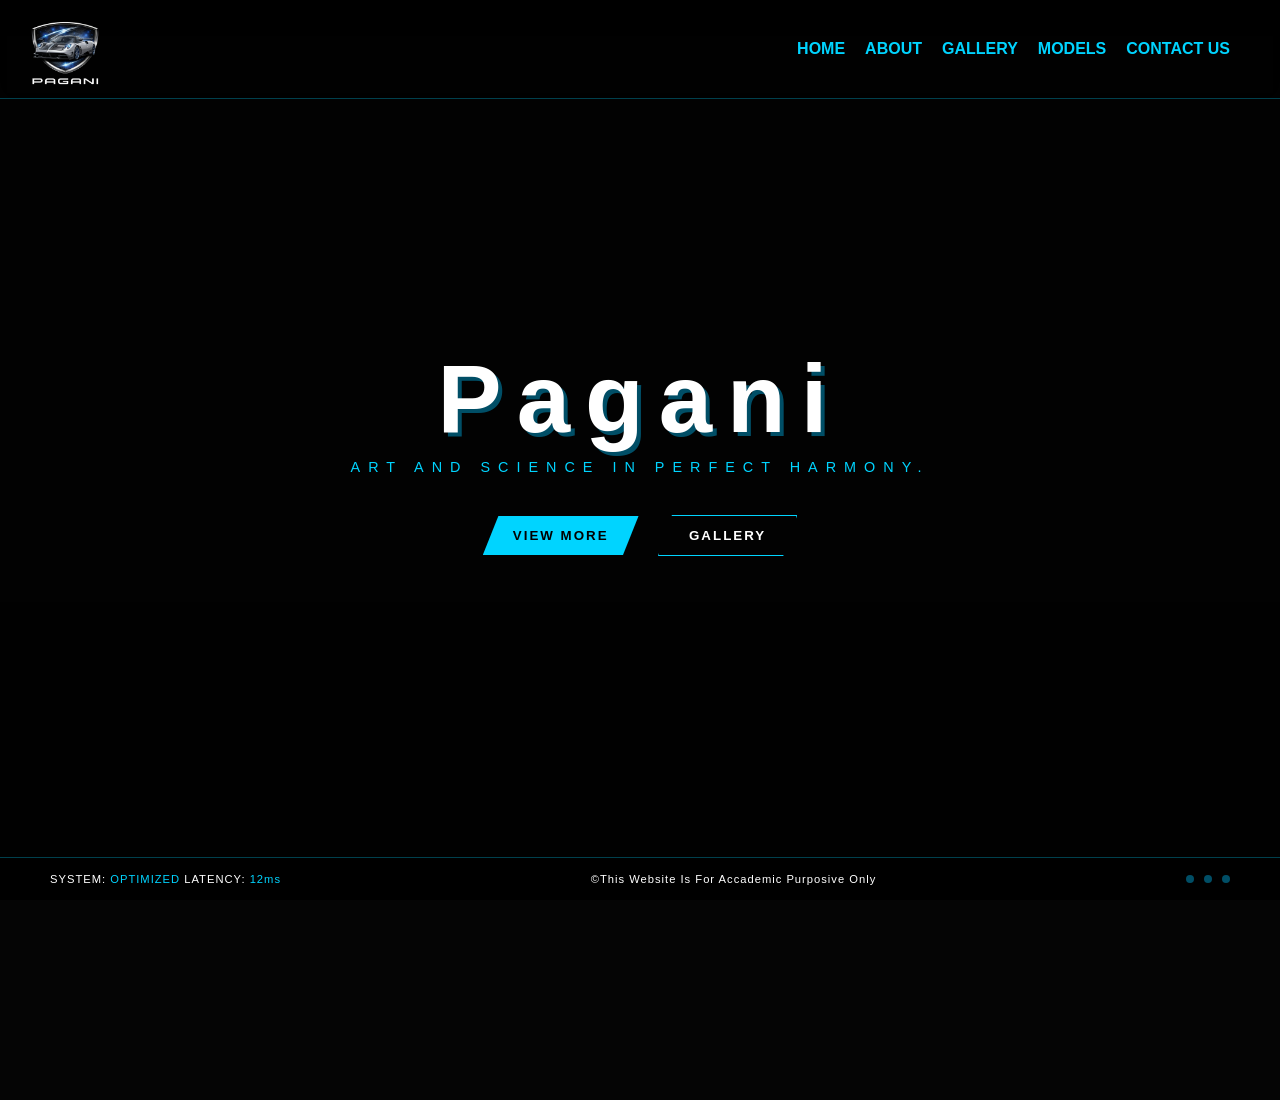
<file: index.html>
﻿<!DOCTYPE html>
<html lang="en">
<head>
    <meta charset="UTF-8">
    <meta name="viewport" content="width=device-width, initial-scale=1.0">
    <title>Rey's Website</title>

    <meta property="og:title" content="Rey's website">
    <meta property="og:description" content="Check out my Pagani project and web portfolio.">
    <meta property="og:image" content="https://reymonreal.netlify.app/images/logoz.png">
    <meta property="og:url" content="https://reymonreal.netlify.app/">
    <meta property="og:type" content="website">

    <meta name="twitter:card" content="summary_large_image">
    <meta name="twitter:title" content="Rey's website">
    <meta name="twitter:description" content="Check out my Pagani project and web portfolio.">
    <meta name="twitter:image" content="https://reymonreal.netlify.app/images/logoz.png">

    <link rel="stylesheet" href="style.css">
</head>
<body>
<header>
   <nav class="navbar">
          <div class="logo">
        <div class="logo-box">
            <img src="images/logoz.png" alt="Website Logo">
        </div>
    </div>
        <ul class="nav-links">
              <li><a href="index.html">HOME</a></li>
                <li><a href="about.html">ABOUT</a></li>
               
                <li><a href="gallery.html">GALLERY</a></li>
                   <li class="dropdown">
   <a href="">MODELS</a>
   <ul class="dropdown-menu">
     <li><a href="utopia.html">Utopia</a></li>
        <li><a href="zonda.html">Zonda</a></li>
        <li><a href="huayra.html">Huayra</a></li>
    </ul>
                <li><a href="contact.html">CONTACT US</a></li>
        </ul>
       
    </nav>
</header>

 <audio autoplay loop id="bg-music">
        <source src="images/audio.mp3" type="audio/mpeg">
        Your browser does not support the audio element.
    </audio>

<section>
    <main class="hero">
    <div class="video-container">
        <video autoplay muted loop playsinline class="bg-video">
            <source src="images/paganii.mp4" type="video/mp4">
        </video>
    </div>

   

    <div class="content">
        <h1 class="glitch" data-text="UTOPIA">Pagani</h1>
        <p>ART AND SCIENCE IN PERFECT HARMONY.</p>
        <div class="hero-btns">
          <button class="btn-primary" onclick="window.location.href='ABOUT.html'">
  VIEW MORE
</button>
           <a href="gallery.html">
  <button class="btn-secondary">GALLERY</button>
</a>
        </div>
    </div>
</main>
</section>






    <footer class="footer">
        <div class="footer-status">
            <span>SYSTEM: <span class="text-blue">OPTIMIZED</span></span>
            <span>LATENCY: <span class="text-blue">12ms</span></span>
        </div>
        <p>&copy;This Website Is For Accademic Purposive Only</p>
        <div class="social-links">
            <div class="dot"></div>
            <div class="dot"></div>
            <div class="dot"></div>
        </div>
    </footer>

</body>
</html>
</file>
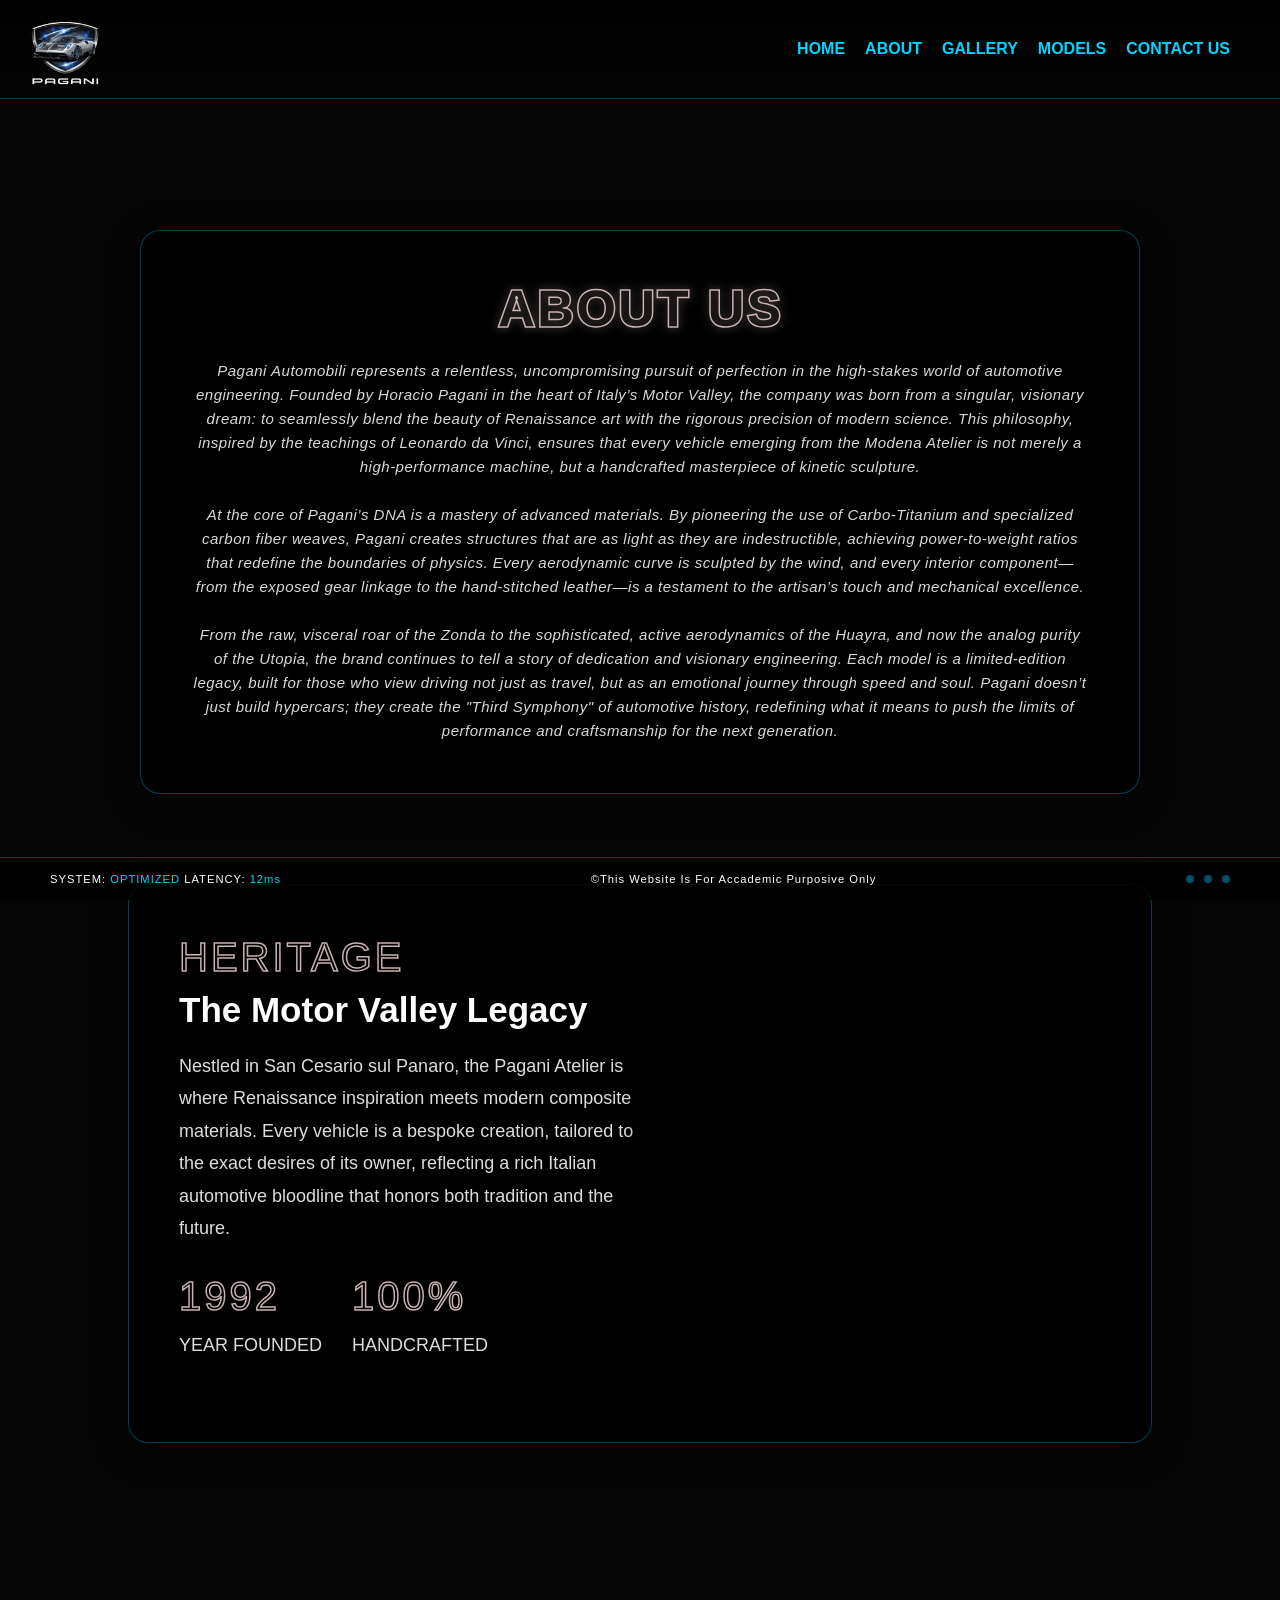
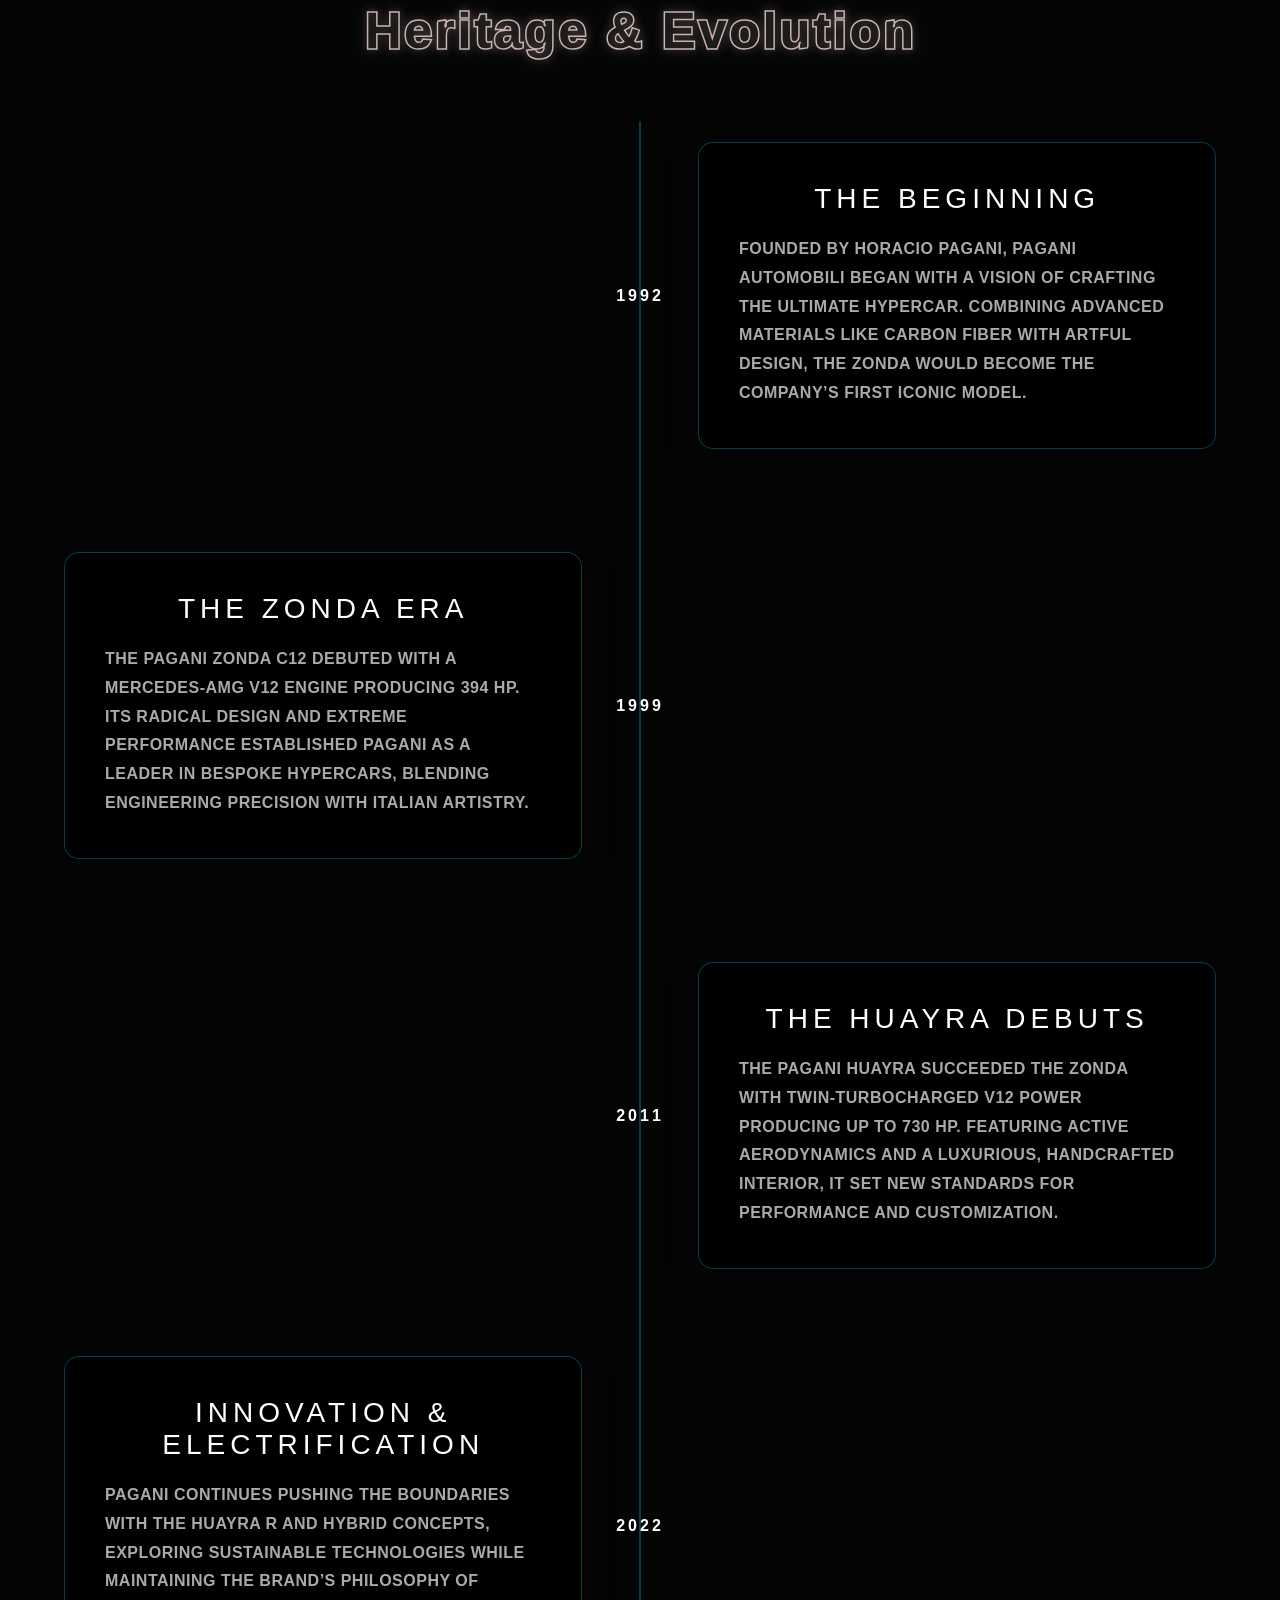
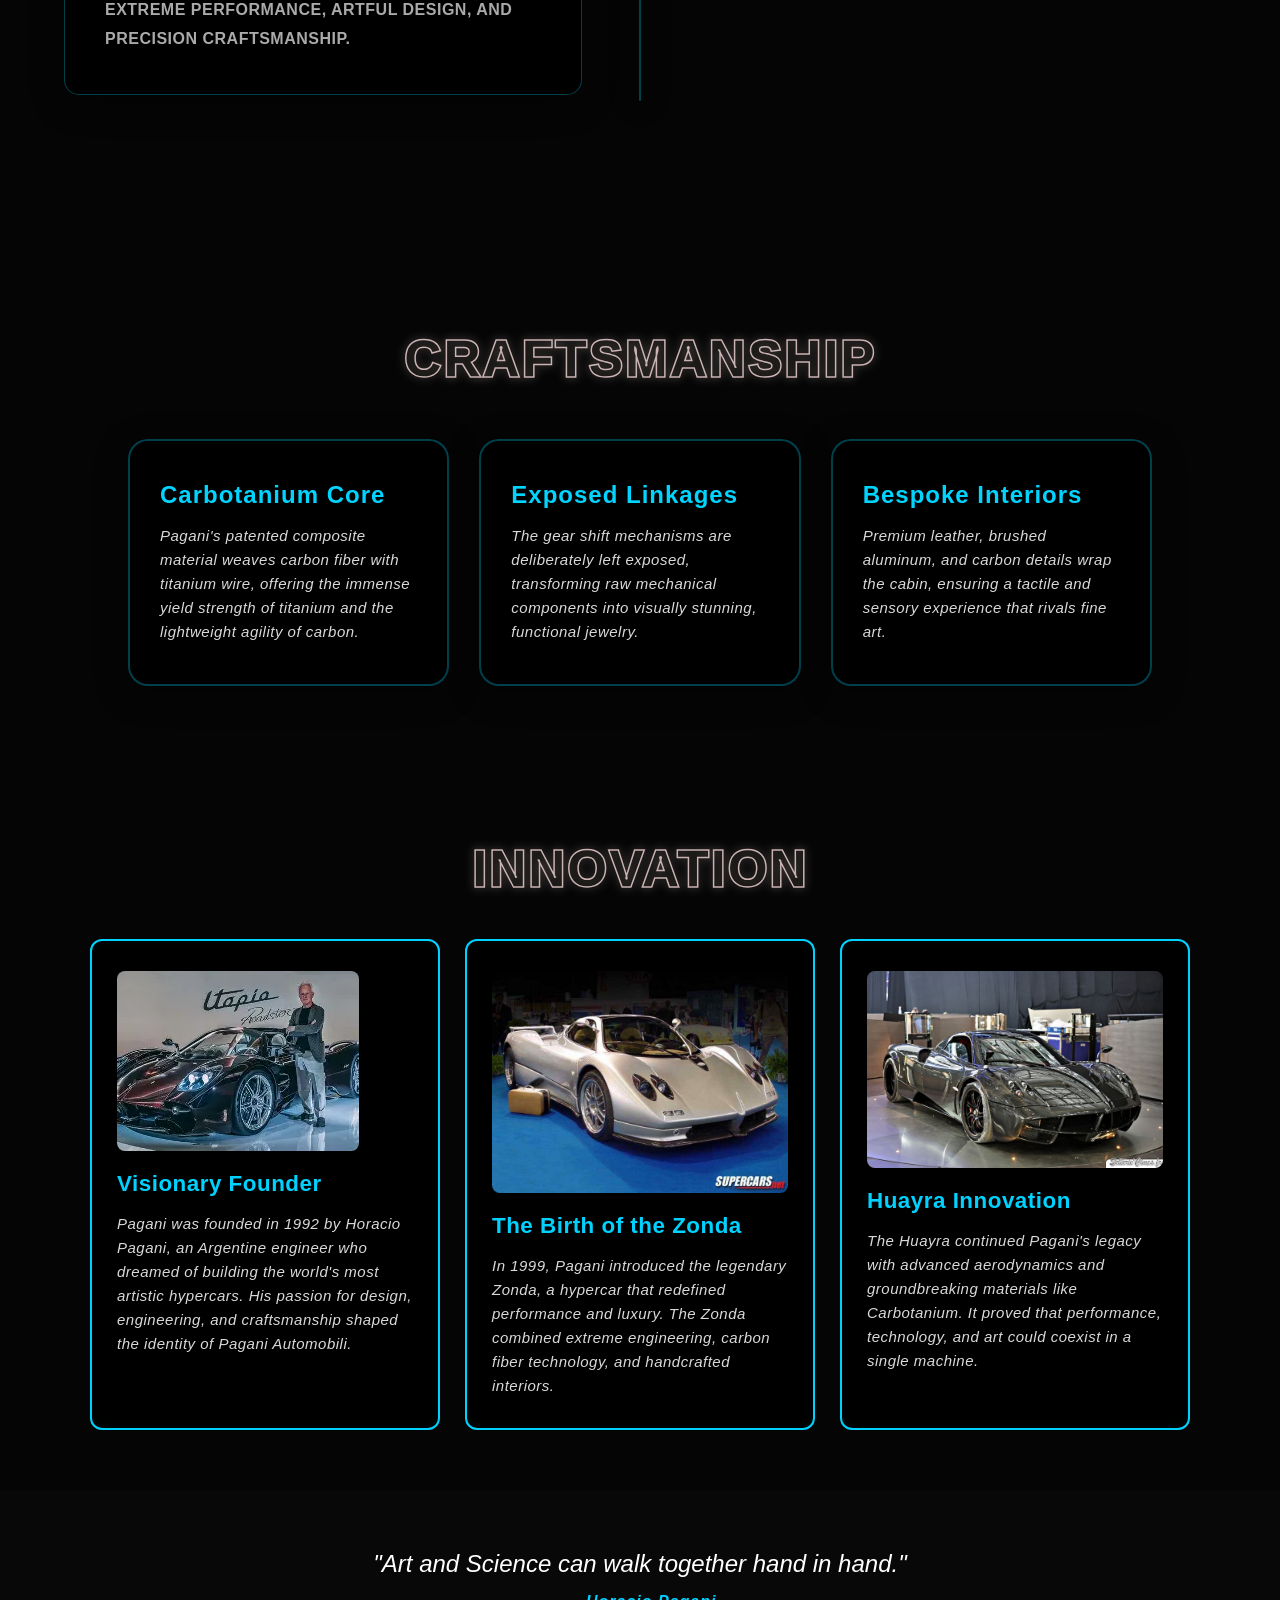
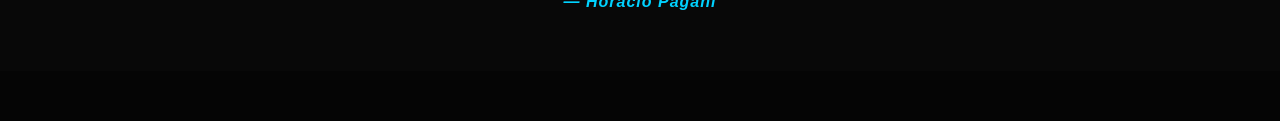
<file: about.html>
﻿<!DOCTYPE html>
<html lang="en">
<head>
    <meta charset="UTF-8">
    <meta name="viewport" content="width=device-width, initial-scale=1.0">
      <title>Rey's Website</title>
    <link rel="stylesheet" href="style3.css">
</head>
<body>

   <nav class="navbar">
          <div class="logo">
        <div class="logo-box">
            <img src="images/logoz.png" alt="Website Logo">
        </div>
    </div>
        <ul class="nav-links">
            <li><a href="index.html">HOME</a></li>
                <li><a href="about.html">ABOUT</a></li>
               
                <li><a href="gallery.html">GALLERY</a></li>
                   <li class="dropdown">
   <a href="">MODELS</a>
   <ul class="dropdown-menu">
     <li><a href="utopia.html">Utopia</a></li>
        <li><a href="zonda.html">Zonda</a></li>
        <li><a href="huayra.html">Huayra</a></li>
    </ul>
                <li><a href="contact.html">CONTACT US</a></li>
        </ul>
       
    </nav>

  
   
   

  
  
    

    <section class="video-overlay">

    <div class="glass-about">

        <h3>ABOUT US</h3>

       <p class="about-description">
    Pagani Automobili represents a relentless, uncompromising pursuit of perfection in the high-stakes world of automotive engineering. 
    Founded by Horacio Pagani in the heart of Italy’s Motor Valley, the company was born from a singular, visionary dream: to seamlessly 
    blend the beauty of Renaissance art with the rigorous precision of modern science. This philosophy, inspired by the teachings of 
    Leonardo da Vinci, ensures that every vehicle emerging from the Modena Atelier is not merely a high-performance machine, but a 
    handcrafted masterpiece of kinetic sculpture.
    <br><br>
    At the core of Pagani’s DNA is a mastery of advanced materials. By pioneering the use of Carbo-Titanium and specialized carbon fiber 
    weaves, Pagani creates structures that are as light as they are indestructible, achieving power-to-weight ratios that redefine the 
    boundaries of physics. Every aerodynamic curve is sculpted by the wind, and every interior component—from the exposed gear linkage 
    to the hand-stitched leather—is a testament to the artisan’s touch and mechanical excellence.
    <br><br>
    From the raw, visceral roar of the Zonda to the sophisticated, active aerodynamics of the Huayra, and now the analog purity of the 
    Utopia, the brand continues to tell a story of dedication and visionary engineering. Each model is a limited-edition legacy, 
    built for those who view driving not just as travel, but as an emotional journey through speed and soul. Pagani doesn’t just 
    build hypercars; they create the "Third Symphony" of automotive history, redefining what it means to push the limits of 
    performance and craftsmanship for the next generation.
</p>

    </div>

  </section>

  
<section class="heritage-section">
        <div class="glass-split-container">
            <div class="heritage-text">
                <h3>HERITAGE</h3>
                <h2>The Motor Valley Legacy</h2>
                <p>
                    Nestled in San Cesario sul Panaro, the Pagani Atelier is where Renaissance inspiration meets modern composite materials. Every vehicle is a bespoke creation, tailored to the exact desires of its owner, reflecting a rich Italian automotive bloodline that honors both tradition and the future.
                </p>
                <div class="stats">
                    <div class="stat-item">
                        <h3>1992</h3>
                        <p>YEAR FOUNDED</p>
                    </div>
                    <div class="stat-item">
                        <h3>100%</h3>
                        <p>HANDCRAFTED</p>
                    </div>
                </div>
            </div>
           <div class="heritage-image-box">
    <video class="glass-img" autoplay muted loop playsinline>
        <source src="images/pagani.mp4" type="video/mp4">
        Your browser does not support the video tag.
    </video>
</div>
        </div>
    </section>

     <section class="heritage" id="heritage">
  <div class="section-header">
  
   <h3>Heritage & Evolution</h3>
</div>

<div class="timeline-container">
  <div class="timeline-line"></div>

  <!-- 1992 -->
  <div class="timeline-item">
    <div class="timeline-content">
      <h4>The Beginning</h4>
      <p>Founded by Horacio Pagani, Pagani Automobili began with a vision of crafting the ultimate hypercar. Combining advanced materials like carbon fiber with artful design, the Zonda would become the company’s first iconic model.</p>
    </div>
    <div class="timeline-year">1992</div>
    <div class="timeline-image">
    
    </div>
  </div>

  <!-- 1999 -->
  <div class="timeline-item">
    <div class="timeline-content">
      <h4>The Zonda Era</h4>
      <p>The Pagani Zonda C12 debuted with a Mercedes-AMG V12 engine producing 394 hp. Its radical design and extreme performance established Pagani as a leader in bespoke hypercars, blending engineering precision with Italian artistry.</p>
    </div>
    <div class="timeline-year">1999</div>
    <div class="timeline-image">
    
    </div>
  </div>

  <!-- 2011 -->
  <div class="timeline-item">
    <div class="timeline-content">
      <h4>The Huayra Debuts</h4>
      <p>The Pagani Huayra succeeded the Zonda with twin-turbocharged V12 power producing up to 730 hp. Featuring active aerodynamics and a luxurious, handcrafted interior, it set new standards for performance and customization.</p>
    </div>
    <div class="timeline-year">2011</div>
    <div class="timeline-image">
    
    </div>
  </div>

  <!-- 2022 -->
  <div class="timeline-item">
    <div class="timeline-content">
      <h4>Innovation & Electrification</h4>
      <p>Pagani continues pushing the boundaries with the Huayra R and hybrid concepts, exploring sustainable technologies while maintaining the brand’s philosophy of extreme performance, artful design, and precision craftsmanship.</p>
    </div>
    <div class="timeline-year">2022</div>
    <div class="timeline-image">
    
    </div>
  </div>

</div>
</section>

    <section class="craftsmanship-section">
        <h3>CRAFTSMANSHIP</h3>
      
        <div class="craft-grid">
            <div class="glass-box">
                <h4>Carbotanium Core</h4>
                <p>Pagani's patented composite material weaves carbon fiber with titanium wire, offering the immense yield strength of titanium and the lightweight agility of carbon.</p>
            </div>
            <div class="glass-box">
                <h4>Exposed Linkages</h4>
                <p>The gear shift mechanisms are deliberately left exposed, transforming raw mechanical components into visually stunning, functional jewelry.</p>
            </div>
            <div class="glass-box">
                <h4>Bespoke Interiors</h4>
                <p>Premium leather, brushed aluminum, and carbon details wrap the cabin, ensuring a tactile and sensory experience that rivals fine art.</p>
            </div>
        </div>
    </section>


    <section class="innovation">

    <h3>INNOVATION</h3>
   

    <div class="features-grid">

        <div class="car-card">
           <img src="images/em4.png" style="max-width:100%; height:auto;">
            <h3>Visionary Founder</h3>
            <p>
                Pagani was founded in 1992 by Horacio Pagani, an Argentine engineer who dreamed
                of building the world's most artistic hypercars. His passion for design,
                engineering, and craftsmanship shaped the identity of Pagani Automobili.
            </p>
        </div>

        <div class="car-card">
           <img src="images/em2.png" style="max-width:100%; height:auto;">
            <h3>The Birth of the Zonda</h3>
            <p>
                In 1999, Pagani introduced the legendary Zonda, a hypercar that redefined
                performance and luxury. The Zonda combined extreme engineering,
                carbon fiber technology, and handcrafted interiors.
            </p>
        </div>

        <div class="car-card">
           <img src="images/em3.png" style="max-width:100%; height:auto;">
            <h3>Huayra Innovation</h3>
            <p>
                The Huayra continued Pagani's legacy with advanced aerodynamics and
                groundbreaking materials like Carbotanium. It proved that performance,
                technology, and art could coexist in a single machine.
            </p>
        </div>

    </div>

</section>

     <section class="quote-section">
        <div class="car-quote">
            <blockquote>"Art and Science can walk together hand in hand."</blockquote>
            <cite>— Horacio Pagani</cite>
        </div>
    </section>



    <footer class="footer">
        <div class="footer-status">
            <span>SYSTEM: <span class="text-blue">OPTIMIZED</span></span>
            <span>LATENCY: <span class="text-blue">12ms</span></span>
        </div>
        <p>&copy;This Website Is For Accademic Purposive Only</p>
        <div class="social-links">
            <div class="dot"></div>
            <div class="dot"></div>
            <div class="dot"></div>
        </div>
    </footer>

</body>
</html>
</file>
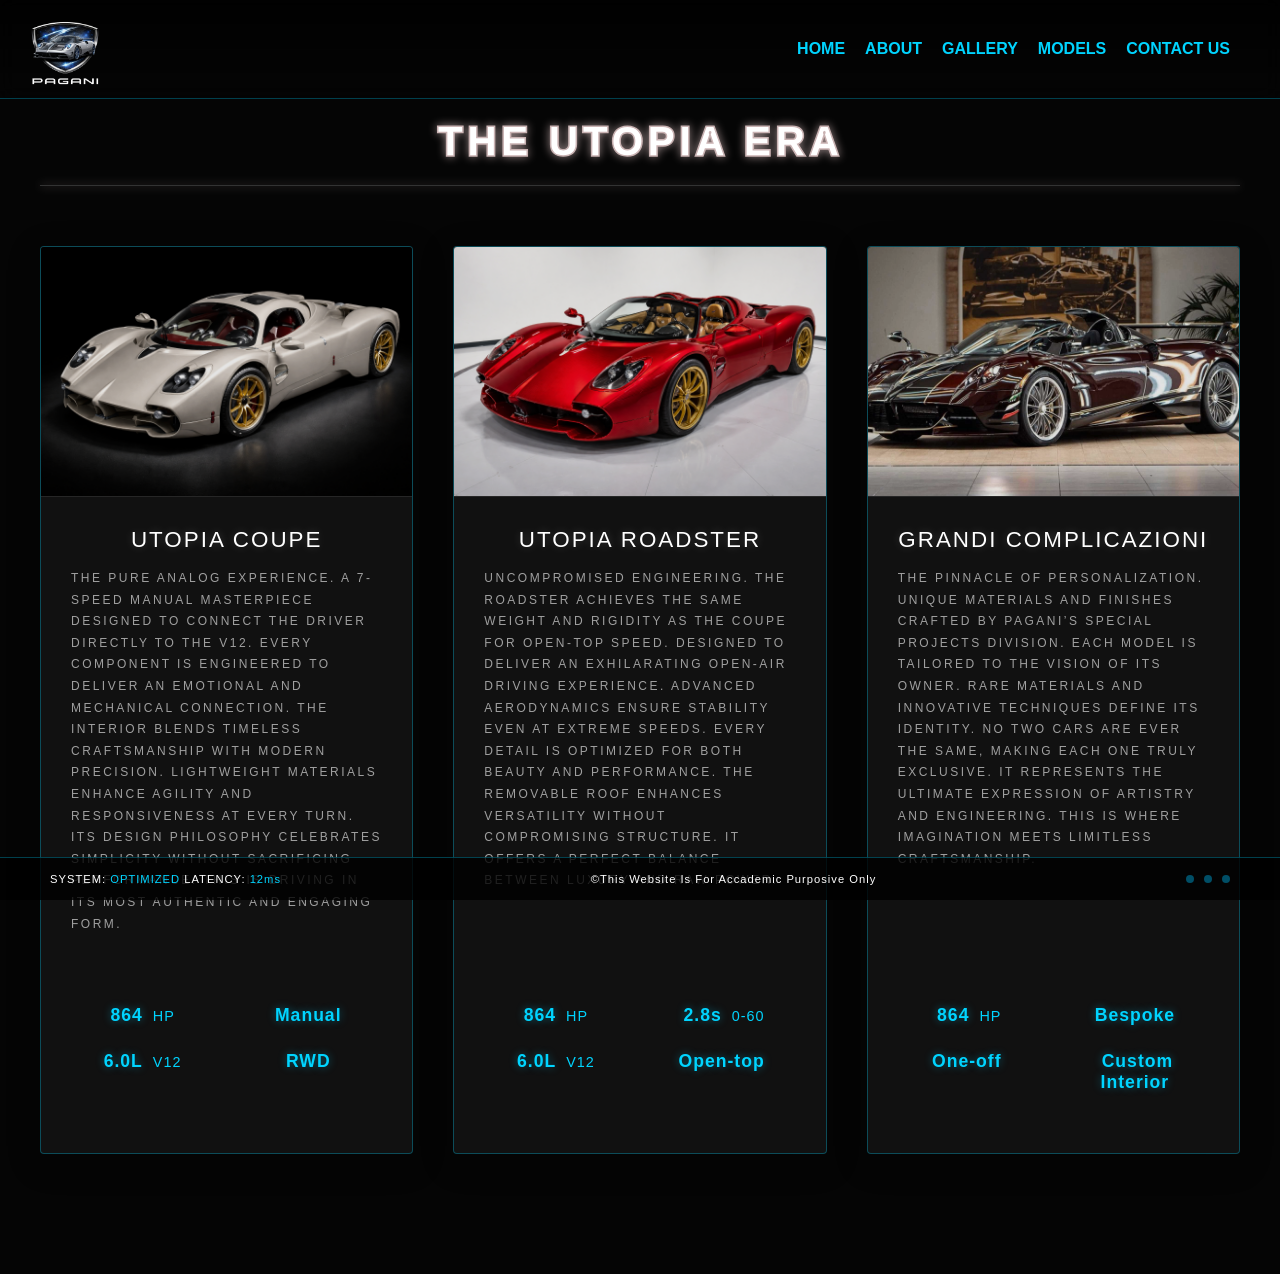
<file: utopia.html>
﻿<!DOCTYPE html>
<html lang="en">
<head>
    <meta charset="UTF-8">
    <meta name="viewport" content="width=device-width, initial-scale=1.0">
     <title>Rey's Website</title>
    <link rel="stylesheet" href="style.css">
</head>
<body>
<header>
   <nav class="navbar">
          <div class="logo">
        <div class="logo-box">
            <img src="images/logoz.png" alt="Website Logo">
        </div>
    </div>
        <ul class="nav-links">
            <li><a href="index.html">HOME</a></li>
                <li><a href="about.html">ABOUT</a></li>
               
                <li><a href="gallery.html">GALLERY</a></li>
                   <li class="dropdown">
   <a href="">MODELS</a>
   <ul class="dropdown-menu">
     <li><a href="utopia.html">Utopia</a></li>
        <li><a href="zonda.html">Zonda</a></li>
        <li><a href="huayra.html">Huayra</a></li>
    </ul>
                <li><a href="contact.html">CONTACT US</a></li>
        </ul>
       
    </nav>
</header>



   
   
    <section class="huayra-models-section">
    <div class="models-container">
        <h2 class="section-title">THE UTOPIA ERA</h2>
        
      <div class="models-grid">
    
    <div class="model-card">
        <div class="card-image">
            <img src="images/utopia1.png" alt="Pagani Utopia Coupe Manual">
        </div>
        <div class="card-content">
            <h3>UTOPIA COUPE</h3>
            <p>
                The pure analog experience. A 7-speed manual masterpiece designed to connect the driver directly to the V12.
                Every component is engineered to deliver an emotional and mechanical connection.
                The interior blends timeless craftsmanship with modern precision.
                Lightweight materials enhance agility and responsiveness at every turn.
                Its design philosophy celebrates simplicity without sacrificing performance.
                This is driving in its most authentic and engaging form.
            </p>
            <div class="specs">
                <span><strong>864</strong> HP</span>
                <span><strong>Manual</strong></span>
                <span><strong>6.0L</strong> V12</span>
                <span><strong>RWD</strong></span>
               
            </div>
        </div>
    </div>

    <div class="model-card">
        <div class="card-image">
            <img src="images/utopia3.png" alt="Pagani Utopia Roadster">
        </div>
        <div class="card-content">
            <h3>UTOPIA ROADSTER</h3>
            <p>
                Uncompromised engineering. The Roadster achieves the same weight and rigidity as the Coupe for open-top speed.
                Designed to deliver an exhilarating open-air driving experience.
                Advanced aerodynamics ensure stability even at extreme speeds.
                Every detail is optimized for both beauty and performance.
                The removable roof enhances versatility without compromising structure.
                It offers a perfect balance between luxury and raw power.<br><br><br>
            </p>
            <div class="specs">
                <span><strong>864</strong> HP</span>
                <span><strong>2.8s</strong> 0-60</span>
                <span><strong>6.0L</strong> V12</span>
                <span><strong>Open-top</strong></span>
               
            </div>
        </div>
    </div>

    <div class="model-card">
        <div class="card-image">
            <img src="images/beng7.png" alt="Pagani Utopia Grandi Complicazioni">
        </div>
        <div class="card-content">
            <h3>GRANDI COMPLICAZIONI</h3>
            <p>
                The pinnacle of personalization. Unique materials and finishes crafted by Pagani’s special projects division.
                Each model is tailored to the vision of its owner.
                Rare materials and innovative techniques define its identity.
                No two cars are ever the same, making each one truly exclusive.
                It represents the ultimate expression of artistry and engineering.
                This is where imagination meets limitless craftsmanship.<br><br><br><br>
            </p>
            <div class="specs">
                <span><strong>864</strong> HP</span>
                <span><strong>Bespoke</strong></span>
                <span><strong>One-off</strong></span>
                <span><strong>Custom Interior</strong></span>
             
            </div>
        </div>
    </div>

</div>


    </div>
</section>
   

 
    <footer class="footer">
        <div class="footer-status">
            <span>SYSTEM: <span class="text-blue">OPTIMIZED</span></span>
            <span>LATENCY: <span class="text-blue">12ms</span></span>
        </div>
        <p>&copy;This Website Is For Accademic Purposive Only</p>
        <div class="social-links">
            <div class="dot"></div>
            <div class="dot"></div>
            <div class="dot"></div>
        </div>
    </footer>

</body>
</html>
</file>
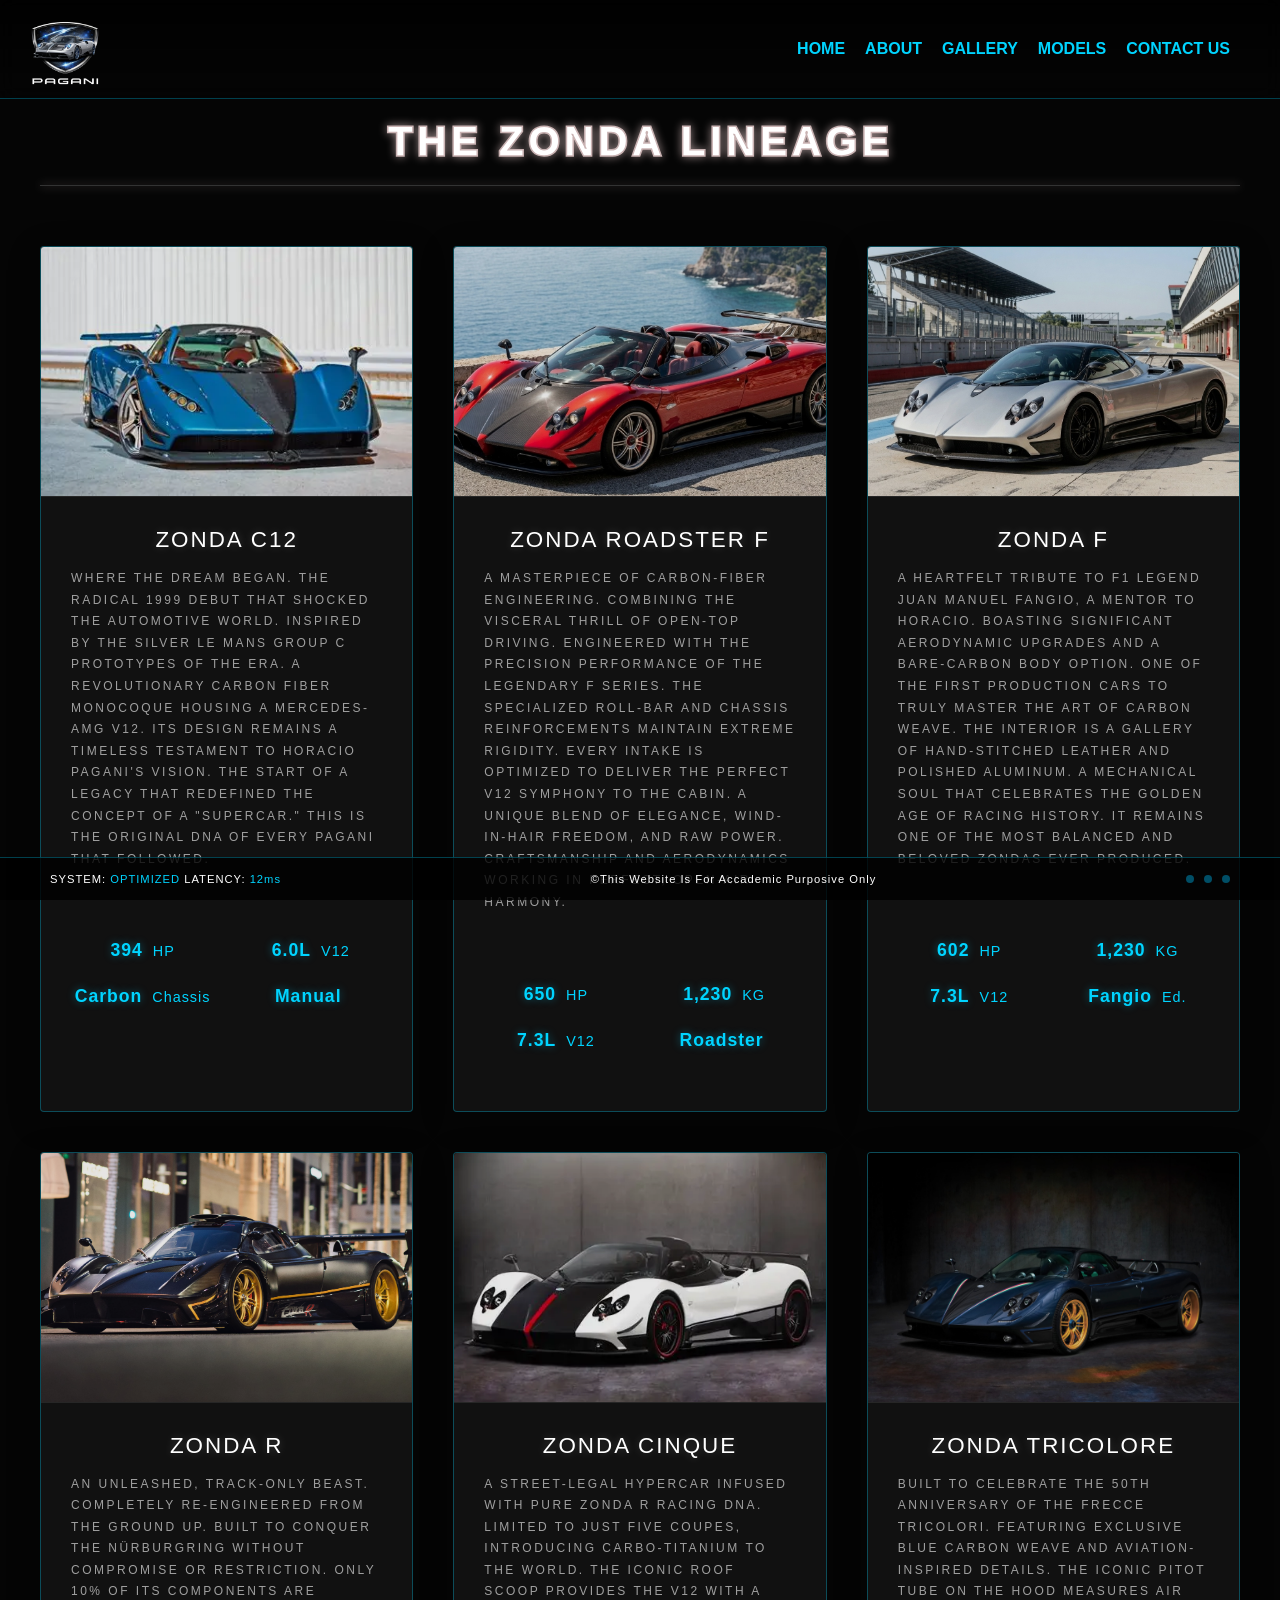
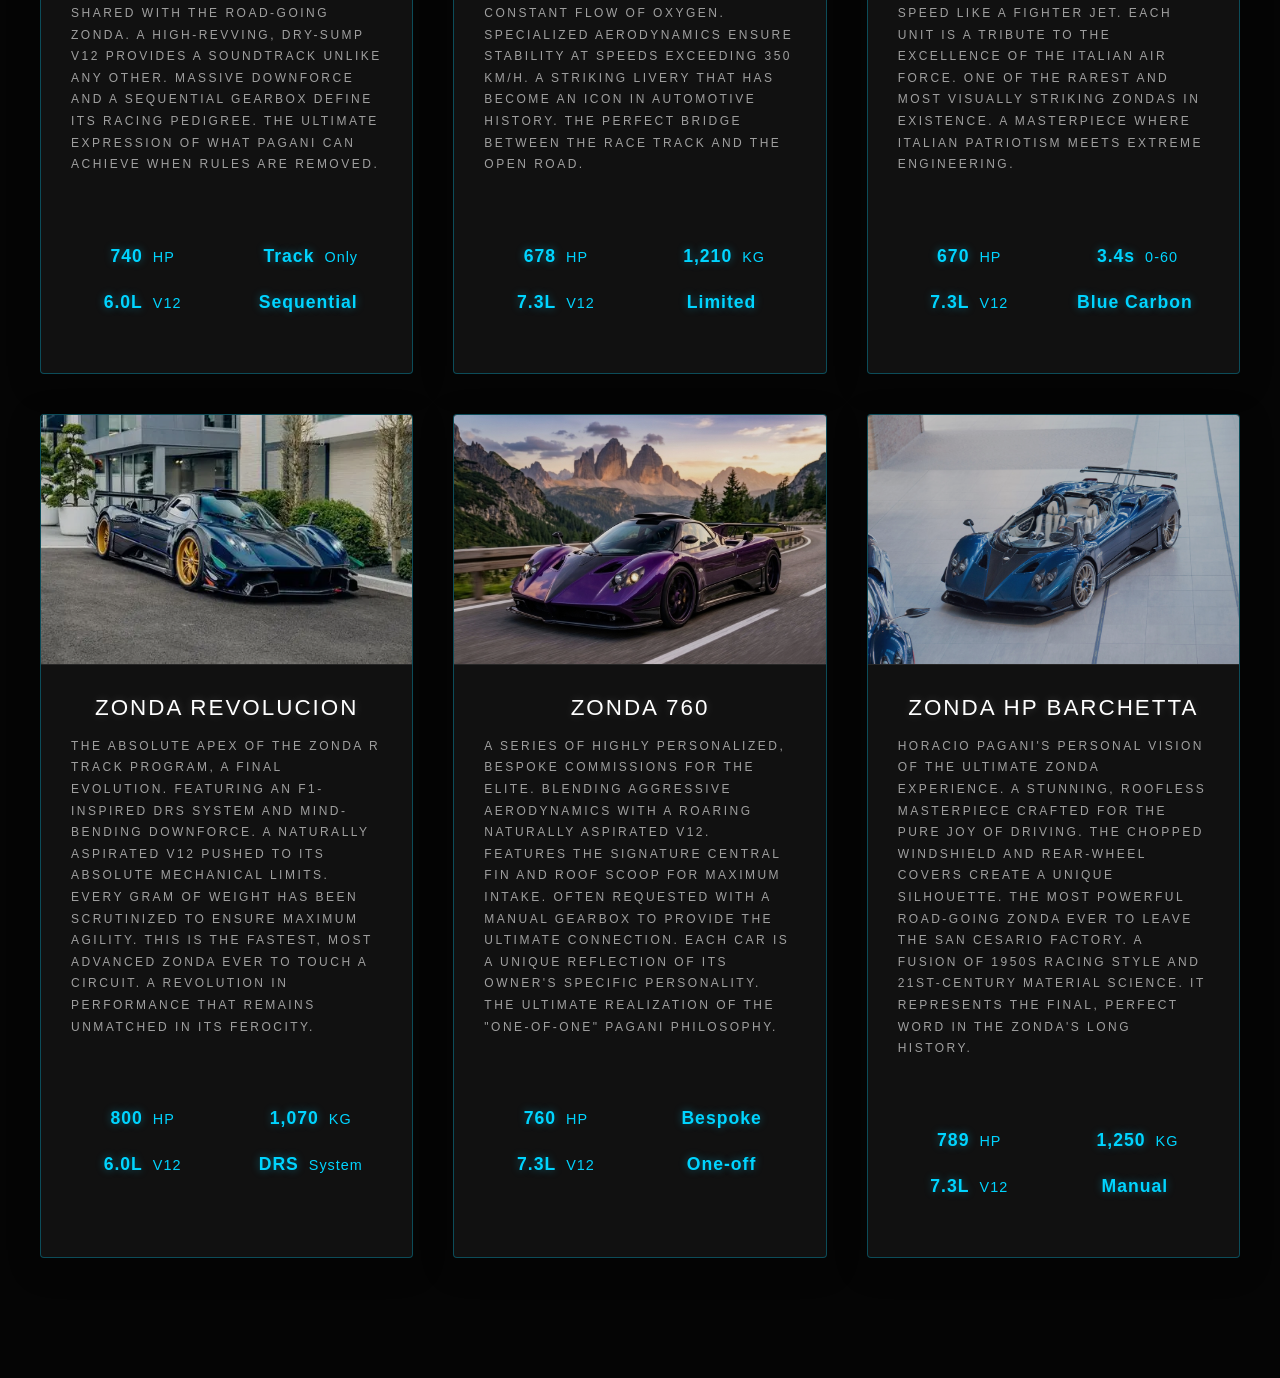
<file: zonda.html>
﻿<!DOCTYPE html>
<html lang="en">
<head>
    <meta charset="UTF-8">
    <meta name="viewport" content="width=device-width, initial-scale=1.0">
      <title>Rey's Website</title>
    <link rel="stylesheet" href="style.css">
</head>
<body>
<header>
   <nav class="navbar">
          <div class="logo">
        <div class="logo-box">
            <img src="images/logoz.png" alt="Website Logo">
        </div>
    </div>
        <ul class="nav-links">
             <li><a href="index.html">HOME</a></li>
                <li><a href="about.html">ABOUT</a></li>
               
                <li><a href="gallery.html">GALLERY</a></li>
                   <li class="dropdown">
   <a href="">MODELS</a>
   <ul class="dropdown-menu">
     <li><a href="utopia.html">Utopia</a></li>
        <li><a href="zonda.html">Zonda</a></li>
        <li><a href="huayra.html">Huayra</a></li>
    </ul>
                <li><a href="contact.html">CONTACT US</a></li>
        </ul>
       
    </nav>
</header>

 
    

 <section class="huayra-models-section">
    <div class="models-container">
        <h2 class="section-title">THE ZONDA LINEAGE</h2>
        
        <div class="models-grid">

    <div class="model-card">
        <div class="card-image">
            <img src="images/zondac12s.png" alt="Pagani Zonda C12">
        </div>
        <div class="card-content">
            <h3>ZONDA C12</h3>
            <p>
                Where the dream began. The radical 1999 debut that shocked the automotive world.
                Inspired by the silver Le Mans Group C prototypes of the era.
                A revolutionary carbon fiber monocoque housing a Mercedes-AMG V12.
                Its design remains a timeless testament to Horacio Pagani's vision.
                The start of a legacy that redefined the concept of a "Supercar."
                This is the original DNA of every Pagani that followed.
            </p>
            <div class="specs">
                <span><strong>394</strong> HP</span>
                <span><strong>6.0L</strong> V12</span>
                <span><strong>Carbon</strong> Chassis</span>
                <span><strong>Manual</strong></span>
               
            </div>
        </div>
    </div>

    <div class="model-card">
        <div class="card-image">
            <img src="images/zondd.jpeg" alt="Pagani Zonda Roadster F">
        </div>
        <div class="card-content">
            <h3>ZONDA ROADSTER F</h3>
            <p>
                A masterpiece of carbon-fiber engineering. Combining the visceral thrill of open-top driving.
                Engineered with the precision performance of the legendary F series.
                The specialized roll-bar and chassis reinforcements maintain extreme rigidity.
                Every intake is optimized to deliver the perfect V12 symphony to the cabin.
                A unique blend of elegance, wind-in-hair freedom, and raw power.
                Craftsmanship and aerodynamics working in perfect, open-air harmony.
            </p>
            <div class="specs">
                <span><strong>650</strong> HP</span>
                <span><strong>1,230</strong> KG</span>
                <span><strong>7.3L</strong> V12</span>
                <span><strong>Roadster</strong></span>
               
            </div>
        </div>
    </div>

    <div class="model-card">
        <div class="card-image">
            <img src="images/zonnn.jpeg" alt="Pagani Zonda F">
        </div>
        <div class="card-content">
            <h3>ZONDA F</h3>
            <p>
                A heartfelt tribute to F1 legend Juan Manuel Fangio, a mentor to Horacio.
                Boasting significant aerodynamic upgrades and a bare-carbon body option.
                One of the first production cars to truly master the art of carbon weave.
                The interior is a gallery of hand-stitched leather and polished aluminum.
                A mechanical soul that celebrates the golden age of racing history.
                It remains one of the most balanced and beloved Zondas ever produced.
            </p>
            <div class="specs">
                <span><strong>602</strong> HP</span>
                <span><strong>1,230</strong> KG</span>
                <span><strong>7.3L</strong> V12</span>
                <span><strong>Fangio</strong> Ed.</span>
               
            </div>
        </div>
    </div>

    <div class="model-card">
        <div class="card-image">
            <img src="images/bang1.png" alt="Pagani Zonda R">
        </div>
        <div class="card-content">
            <h3>ZONDA R</h3>
            <p>
                An unleashed, track-only beast. Completely re-engineered from the ground up.
                Built to conquer the Nürburgring without compromise or restriction.
                Only 10% of its components are shared with the road-going Zonda.
                A high-revving, dry-sump V12 provides a soundtrack unlike any other.
                Massive downforce and a sequential gearbox define its racing pedigree.
                The ultimate expression of what Pagani can achieve when rules are removed.
            </p>
            <div class="specs">
                <span><strong>740</strong> HP</span>
                <span><strong>Track</strong> Only</span>
                <span><strong>6.0L</strong> V12</span>
                <span><strong>Sequential</strong></span>
               
            </div>
        </div>
    </div>

    <div class="model-card">
        <div class="card-image">
            <img src="images/zondas.png" alt="Pagani Zonda Cinque">
        </div>
        <div class="card-content">
            <h3>ZONDA CINQUE</h3>
            <p>
                A street-legal hypercar infused with pure Zonda R racing DNA.
                Limited to just five coupes, introducing Carbo-Titanium to the world.
                The iconic roof scoop provides the V12 with a constant flow of oxygen.
                Specialized aerodynamics ensure stability at speeds exceeding 350 km/h.
                A striking livery that has become an icon in automotive history.
                The perfect bridge between the race track and the open road.
            </p>
            <div class="specs">
                <span><strong>678</strong> HP</span>
                <span><strong>1,210</strong> KG</span>
                <span><strong>7.3L</strong> V12</span>
                <span><strong>Limited</strong></span>
                
            </div>
        </div>
    </div>

    <div class="model-card">
        <div class="card-image">
            <img src="images/ban1.png" alt="Pagani Zonda Tricolore">
        </div>
        <div class="card-content">
            <h3>ZONDA TRICOLORE</h3>
            <p>
                Built to celebrate the 50th anniversary of the Frecce Tricolori.
                Featuring exclusive blue carbon weave and aviation-inspired details.
                The iconic Pitot tube on the hood measures air speed like a fighter jet.
                Each unit is a tribute to the excellence of the Italian Air Force.
                One of the rarest and most visually striking Zondas in existence.
                A masterpiece where Italian patriotism meets extreme engineering.
            </p>
            <div class="specs">
                <span><strong>670</strong> HP</span>
                <span><strong>3.4s</strong> 0-60</span>
                <span><strong>7.3L</strong> V12</span>
                <span><strong>Blue Carbon</strong></span>
                
            </div>
        </div>
    </div>

    <div class="model-card">
        <div class="card-image">
            <img src="images/bang2.png" alt="Pagani Zonda Revolucion">
        </div>
        <div class="card-content">
            <h3>ZONDA REVOLUCION</h3>
            <p>
                The absolute apex of the Zonda R track program, a final evolution.
                Featuring an F1-inspired DRS system and mind-bending downforce.
                A naturally aspirated V12 pushed to its absolute mechanical limits.
                Every gram of weight has been scrutinized to ensure maximum agility.
                This is the fastest, most advanced Zonda ever to touch a circuit.
                A revolution in performance that remains unmatched in its ferocity.
            </p>
            <div class="specs">
                <span><strong>800</strong> HP</span>
                <span><strong>1,070</strong> KG</span>
                <span><strong>6.0L</strong> V12</span>
                <span><strong>DRS</strong> System</span>
              
            </div>
        </div>
    </div>

    <div class="model-card">
        <div class="card-image">
            <img src="images/zondax.jpeg" alt="Pagani Zonda 760 Series">
        </div>
        <div class="card-content">
            <h3>ZONDA 760</h3>
            <p>
                A series of highly personalized, bespoke commissions for the elite.
                Blending aggressive aerodynamics with a roaring naturally aspirated V12.
                Features the signature central fin and roof scoop for maximum intake.
                Often requested with a manual gearbox to provide the ultimate connection.
                Each car is a unique reflection of its owner's specific personality.
                The ultimate realization of the "One-of-One" Pagani philosophy.
            </p>
            <div class="specs">
                <span><strong>760</strong> HP</span>
                <span><strong>Bespoke</strong></span>
                <span><strong>7.3L</strong> V12</span>
                <span><strong>One-off</strong></span>
                
            </div>
        </div>
    </div>

    <div class="model-card">
        <div class="card-image">
            <img src="images/bang3.png" alt="Pagani Zonda HP Barchetta">
        </div>
        <div class="card-content">
            <h3>ZONDA HP BARCHETTA</h3>
            <p>
                Horacio Pagani's personal vision of the ultimate Zonda experience.
                A stunning, roofless masterpiece crafted for the pure joy of driving.
                The chopped windshield and rear-wheel covers create a unique silhouette.
                The most powerful road-going Zonda ever to leave the San Cesario factory.
                A fusion of 1950s racing style and 21st-century material science.
                It represents the final, perfect word in the Zonda's long history.
            </p>
            <div class="specs">
                <span><strong>789</strong> HP</span>
                <span><strong>1,250</strong> KG</span>
                <span><strong>7.3L</strong> V12</span>
                <span><strong>Manual</strong></span>
               
            </div>
        </div>
    </div>

</div>

        </div>
    </div>
</section>


   

 
    <footer class="footer">
        <div class="footer-status">
            <span>SYSTEM: <span class="text-blue">OPTIMIZED</span></span>
            <span>LATENCY: <span class="text-blue">12ms</span></span>
        </div>
       <p>&copy;This Website Is For Accademic Purposive Only</p>
        <div class="social-links">
            <div class="dot"></div>
            <div class="dot"></div>
            <div class="dot"></div>
        </div>
    </footer>

</body>
</html>
</file>
<file: style.css>
.video-overlay{
    position: relative;
    z-index: 2;
    height: 100%;
    display: flex;
    justify-content: center;
    padding: 200px 10px;
    align-items: center;
    text-align: center;
    margin: 30px;
   
}

.glass-about, .value-card, .about-card:hover{
    background: rgba(187, 134, 252, 0.1); 
    border-color: rgba(187, 134, 252, 0.3);
}

.value-card:hover{
    background: rgba(187, 134, 252, 0.1); 
    border-color: rgba(187, 134, 252, 0.3);
}
.glass-about{
    width: 1000px;
    padding: 50px;
    background: #000000;
    overflow: hidden;
    border-radius: 20px;
    border: 1px solid rgba(0, 212, 255, 0.3);
    box-shadow: 0 8px 32px rgba(0,0,0,0.4);
    z-index: -2;
}


.glass-about p {
    color: rgba(255, 255, 255, 0.85); /* Slightly off-white like the image */
    font-family: 'Barlow Condensed', sans-serif; /* Use your custom font */
    font-size: 15px;
    font-weight: 200; /* Light weight to match the "elegant" look */
    font-style: italic; /* This is the key to the slanted look */
    line-height: 1.6;
    letter-spacing: 0.5px; /* Keeps it tight and modern */
    max-width: 900px;
    margin-top: 20px;
    text-align: center;
}





.glass-outer-container {
    background: #000000;
    
    border-radius: 20px;
    border: 1px solid rgba(248, 15, 15, 0.74);
    border-radius: 25px;
    padding: 40px;
    box-shadow: 0 8px 32px 0 rgba(0, 0, 0, 0.3);
}

/* The inner cards - changed from solid maroon to smoky, dark gradient glass */
.glass-row-card {
    display: flex;
    align-items: center;
   background: #000000;
    
    border-radius: 20px;
    border: 1px solid rgba(248, 15, 15, 0.74);/* Highlights the top edge slightly */
    border-radius: 20px;
    margin-bottom: 30px;
    padding: 25px;
    gap: 40px;
    box-shadow: 0 8px 32px 0 rgba(0, 0, 0, 0.6);
    transition: transform 0.3s ease, border 0.3s ease;
}

.glass-row-card:last-child {
    margin-bottom: 0;
}

.glass-row-card:hover {
    transform: translateY(-5px);
    background: linear-gradient(180deg, rgba(255, 255, 255, 0.15) 0%, rgba(0, 0, 0, 0.8) 100%);
    border-top: 1px solid rgba(255, 255, 255, 0.5);
}

.glass-img-wrapper {
    flex-shrink: 0;
}

.glass-img-wrapper img {
    width: 350px;
    height: 220px;
    object-fit: cover;
    border-radius: 12px;
    box-shadow: 0 4px 15px rgba(0, 0, 0, 0.6);
}

.glass-text-wrapper {
    color: #ffffff; 
    display: flex;
    flex-direction: column;
    justify-content: center;
}

.glass-text-wrapper h3 {
    font-family: 'Bebas Neue', cursive;
    font-size: 2.2rem;
    letter-spacing: 4px;
    margin-bottom: 10px;
    
    color: white;
}
   

.glass-text-wrapper p {
   font-size: 1.1rem;
  line-height: 1.5;
  color: rgba(255, 255, 255, 0.7);
  margin-bottom: 20px;
  min-height: 65px;
  text-align: left;
    word-spacing: 0.5;
  margin-left: 2%;
  margin-right: 5%;
  margin-bottom: 20px;
}

/* Responsive design */
@media (max-width: 900px) {
    .glass-row-card {
        flex-direction: column;
        text-align: center;
        gap: 20px;
        padding: 20px;
    }
    .glass-img-wrapper img {
        width: 100%;
        height: auto;
    }
}


:root {
   
    --bg-black: #050505;
    --accent-blue: #00d4ff;
    --dark-blue: #004e66;
    --glass: rgba(255, 255, 255, 0.05);
    --border-glow: rgba(0, 212, 255, 0.3);
}

* {
    margin: 0;
    padding: 0;
    box-sizing: border-box;
    font-family: 'Segoe UI', Roboto, Helvetica, Arial, sans-serif;
}

body {
    background-color: var(--bg-black);
    color: white;
    overflow-x: hidden;
    scrollbar-color: var(--bg-black);
    height: 150%;
    
  
}


.dropdown {
    position: relative;
}

.dropdown-menu {
    display: none;
    position: absolute;
    top: 100%;
    left: 0;
     background: dimgray;
    list-style: none;
    padding: 0;
    margin: 0;
    min-width: 130px;
}

.dropdown-menu li a {
    display: block;
    padding: 10px;
    text-decoration: none;
   color: black;
}



.dropdown:hover .dropdown-menu {
    display: block;
}

.navbar {
    margin-top: 0px;
    display: flex;
    justify-content: space-between;
    align-items: center;
    padding: 40px 50px;
    background: linear-gradient(to bottom, rgba(0,0,0,0.8), transparent);
    position: fixed;
    width: 100%;
    z-index: 100;
    border-bottom: 1px solid var(--border-glow);
    backdrop-filter: blur(10px);
}

.logo {
    position: absolute;
    top: 10px;
    left: 20px;
}

.logo-box img {
    width: 90px;  
    height: auto;
}
.nav-links {
    display: flex;
    list-style: none;
    gap: 30px;
}

.nav-links {
    list-style: none;
    display: flex;
    gap: 20px;
    margin-left: auto;
}

.nav-links a {
    text-decoration: none;
    color: var(--accent-blue);
    font-weight: bold;
    position: relative;
    text-decoration: none;
}

.nav-links a::after {
    content: "";
    position: absolute;
    left: 0;
    bottom: -4px;
    width: 0;
    height: 2px;
    background-color: var(--accent-blue);
    transition: width 0.3s ease;
}

.nav-links a:hover::after,
.nav-links a.active::after {
    width: 100%;
}


.hero {
    height: 100vh;
    display: flex;
    align-items: center;
    justify-content: center;
    position: relative;
    padding: 50px;
    margin-bottom: 200px;

}


.overlay {
  position: absolute;
  width: 100%;
  height: 100%;
  background: rgba(0, 0, 0, 0.6); /* keeps video visible */
  display: flex;
  align-items: center;
  justify-content: center;
  text-align: center;
  padding: 20px;
}

/* TEXT CONTENT */
.about-content {
  max-width: 700px;
  color: #fff;
}

.about-content h1 {
  font-size: 50px;
  margin-bottom: 20px;
  letter-spacing: 3px;
}

.about-content p {
  font-size: 18px;
  line-height: 1.6;
  margin-bottom: 25px;
  color: #ddd;
}

/* BUTTON */
.btn {
  padding: 12px 30px;
  background: #c9a45c;
  color: #000;
  text-decoration: none;
  font-weight: bold;
  transition: 0.3s;
}

.btn:hover {
  background: #fff;
}

/* RESPONSIVE */
@media (max-width: 768px) {
  .about-content h1 {
    font-size: 32px;
  }

  .about-content p {
    font-size: 16px;
  }
}







.content h1 {
    font-size: 6rem;
    font-weight: 900;
    letter-spacing: 15px;
    margin-bottom: 5px;
    color: white;
    text-shadow: 4px 4px var(--dark-blue);
}

.content p {
    letter-spacing: 8px;
    color: var(--accent-blue);
    font-size: 0.9rem;
    margin-bottom: 40px;
}

/* --- Gaming Style Buttons --- */
button {
    padding: 12px 30px;
    border: none;
    cursor: pointer;
    font-weight: bold;
    letter-spacing: 2px;
    transition: 0.3s;
    clip-path: polygon(10% 0, 100% 0, 90% 100%, 0 100%);
}

.btn-primary {
    background: var(--accent-blue);
    color: black;
}

.btn-primary:hover {
    background: white;
    box-shadow: 0 0 20px var(--accent-blue);
}

.btn-secondary {
    background: transparent;
    color: white;
    border: 1px solid var(--accent-blue);
    margin-left: 15px;
}

/* --- Footer --- */
.footer {
    margin-bottom: auto;
    position: fixed;
    bottom: 0;
    width: 100%;
    display: flex;
    justify-content: space-between;
    align-items: center;
    padding: 15px 50px;
    background: rgba(0, 0, 0, 0.8);
    border-top: 1px solid var(--border-glow);
    font-size: 0.7rem;
    letter-spacing: 1px;
    z-index: 10;
}

.text-blue { color: var(--accent-blue); }

.social-links { display: flex; gap: 10px; }
.dot {
    width: 8px;
    height: 8px;
    background: var(--dark-blue);
    border-radius: 50%;
}


.video-container {
    position: absolute;
    top: 0;
    left: 0;
    width: 100%;
    height: 105%;
    overflow: hidden;
    z-index: -1;
    
}

.bg-video {
  position: fixed;      /* keeps video in place */
  top: 0;
  
  left: 0;
  width: 100%;
  height: 120%;
  object-fit: cover;    /* makes video fill screen nicely */
  z-index: -1;          /* puts it behind content */
}

.video-container::after {
  content: "";
  position: absolute;
  top: 0;
  left: 0;
  width: 100%;
  height: 100%;
  background: linear-gradient(
    to bottom,
    rgba(0, 0, 0, 0.4),
    rgba(0, 0, 0, 0.7)
  );
  z-index: 0;
}

.content {
  position: relative;

  z-index: 1;
}

/* --- Hero Overlay Refinement --- */
.video-container {
  position: fixed;   /* change from absolute → fixed */
  top: 0;
  left: 0;
  width: 100%;
  height: 100%;
  overflow: hidden;
  z-index: -2;       /* push it further back */
}

.content {
    position: relative;
    text-align: center;
    z-index: 10; /* Ensures text is above the overlay and video */
}

.gallery-header {
    text-align: center;
    padding: 150px 20px 50px;
    animation: fadeIn 1s ease;
}

.gallery-header h1 {
    font-family: 'Oswald', sans-serif;
    font-size: 3rem;
    letter-spacing: 2px;
    margin-bottom: 10px;
    text-transform: uppercase;
}

.gallery-header p {
    color: #888;
    font-weight: 300;
    letter-spacing: 1px;
}

/* --- GALLERY GRID --- */
.gallery-container {
    max-width: 1400px;
    margin: 0 auto;
    padding: 0 30px 100px; /* Bottom padding for footer */
}

.gallery-grid {
    display: grid;
    grid-template-columns: repeat(auto-fit, minmax(300px, 1fr));
    grid-auto-rows: 300px;
    gap: 20px;
    animation: fadeInUp 1s ease;
    
    /* NEW: This forces the grid to fill in empty gaps 
       created by items spanning multiple rows/cols */
    grid-auto-flow: dense; 
}

/* Premium spanning classes for variety */
.span-2-col { grid-column: span 2; }
.span-2-row { grid-row: span 2; }

.gallery-item {
    position: relative;
    border-radius: 8px;
    overflow: hidden;
    cursor: pointer;
    box-shadow: 0 10px 30px rgba(0,0,0,0.5);
}

.gallery-item img {
    width: 100%;
    height: 100%;
    object-fit: cover;
    transition: transform 0.6s cubic-bezier(0.25, 0.46, 0.45, 0.94);
}

.gallery-overlay {
    position: absolute;
    bottom: 0;
    left: 0;
    width: 100%;
    height: 100%;
    background: linear-gradient(to top, rgba(0,0,0,0.9) 0%, rgba(0,0,0,0.2) 50%, transparent 100%);
    display: flex;
    flex-direction: column;
    justify-content: flex-end;
    padding: 30px;
    opacity: 0;
    transition: opacity 0.4s ease;
}

.gallery-overlay h3 {
    font-family: 'Oswald', sans-serif;
    font-size: 1.8rem;
    transform: translateY(20px);
    transition: transform 0.4s ease;
}

.gallery-overlay p {
    font-size: 0.9rem;
    color: #8ecae6;
    text-transform: uppercase;
    letter-spacing: 1px;
    transform: translateY(20px);
    transition: transform 0.4s ease 0.1s;
}

/* Hover Interactions */
.gallery-item:hover img {
    transform: scale(1.08);
}

.gallery-item:hover .gallery-overlay {
    opacity: 1;
}

.gallery-item:hover .gallery-overlay h3,
.gallery-item:hover .gallery-overlay p {
    transform: translateY(0);
}

/* --- NEW: Mobile Responsiveness --- */
/* Prevents the 2-column spans from blowing out the screen width on phones */
@media (max-width: 768px) {
    .span-2-col {
        grid-column: span 1;
    }
}





h2 {
    font-size: 2.5rem;
    margin-bottom: 20px;
}

h3 {
    letter-spacing: 2px;
    font-weight: 500;
    color: #bbb;
    margin-bottom: 10px;
}

h4 {
    font-size: 1.3rem;
    margin-bottom: 10px;
}

/* SPLIT LAYOUT */
.split-container {
    display: flex;
    gap: 40px;
    align-items: center;
    flex-wrap: wrap;
}

.heritage-text {
    flex: 1;
}

.heritage-image-box {
    flex: 1;
}

/* VIDEO */
.glass-img {
    width: 100%;
    border-radius: 20px;
    object-fit: cover;
    box-shadow: 0 0 40px rgba(255,255,255,0.08);
}

/* STATS */
.stats {
    display: flex;
    gap: 30px;
    margin-top: 30px;
}

.stat-item h3 {
    font-size: 2rem;
    color: #fff;
}

.stat-item p {
    font-size: 0.8rem;
    color: #aaa;
}

/* TIMELINE */
.timeline-container {
    position: relative;
    margin-top: 50px;
}

.timeline-line {
    position: absolute;
    left: 50%;
    width: 2px;
    height: 100%;
    background: #444;
    transform: translateX(-50%);
}

.timeline-item {
    display: flex;
    justify-content: space-between;
    margin: 60px 0;
    position: relative;
}

.timeline-content {
    width: 45%;
    padding: 20px;
    backdrop-filter: blur(12px);
    background: rgba(255,255,255,0.05);
    border-radius: 15px;
}

.timeline-year {
    position: absolute;
    left: 50%;
    transform: translateX(-50%);
    background: #111;
    padding: 10px 20px;
    border-radius: 20px;
    font-weight: bold;
    border: 1px solid #444;
}

/* CRAFTSMANSHIP */
.craft-grid {
    display: grid;
    grid-template-columns: repeat(auto-fit, minmax(250px, 1fr));
    gap: 30px;
    margin-top: 40px;
}

/* GLASS BOX */
.glass-box,
.glass-card,
.glass-quote {
    background: rgba(255,255,255,0.05);
    backdrop-filter: blur(15px);
    border-radius: 20px;
    padding: 25px;
    border: 1px solid rgba(255,255,255,0.1);
    transition: 0.3s ease;
}

.glass-box:hover,
.glass-card:hover,
.car-card:hover {
    transform: translateY(-5px);
    box-shadow: 0 10px 40px rgba(255,255,255,0.1);
}

.car-card:hover{
      transform: translateY(-5px);
    box-shadow: 0 10px 40px rgba(255,255,255,0.1);
}

.features-grid {
    display: grid;
    grid-template-columns: repeat(auto-fit, minmax(280px, 1fr));
    gap: 30px;
    margin-top: 40px;
}

.glass-card img {
    border-radius: 10px;
    margin-bottom: 15px;
}

/* QUOTE */
.quote-section {
    display: flex;
    justify-content: center;
    text-align: center;
}

.glass-quote blockquote {
    font-size: 1.5rem;
    font-style: italic;
    margin-bottom: 10px;
}

.glass-quote cite {
    font-size: 0.9rem;
    color: #aaa;
}

/* SECTION HEADER */
.section-header {
    text-align: center;
    margin-bottom: 40px;
}

.section-header h3{
     color: transparent;
    -webkit-text-stroke: 1.5px #cab3b3;
    filter: drop-shadow(0 0 5px  rgba(184, 163, 163, 0.8));
    font-weight: 1000;
    font-size: 50px;
    letter-spacing: 3px;
    margin: 0;
    margin-top: -70px;
}

@media (max-width: 320px) {

 
  .content h1 {
    font-size: 1.8rem;
    letter-spacing: 2px;
  }

  .content p {
    font-size: 0.6rem;
    letter-spacing: 2px;
  }

  
  .navbar {
    padding: 8px 10px;
  }

  .logo-box {
    font-size: 1rem;
    letter-spacing: 2px;
  }

  .nav-links a {
    font-size: 0.7rem;
  }

 
  .video-overlay {
    padding: 80px 10px;
    margin: 5px;
  }


  .glass-about {
    padding: 15px;
    border-radius: 15px;
  }

  button {
    padding: 8px 15px;
    font-size: 0.6rem;
    letter-spacing: 1px;
  }

  
  .gallery-container {
    padding: 0 10px 60px;
  }

  .gallery-grid {
    grid-template-columns: 1fr;
    gap: 10px;
  }

  
  h2 {
    font-size: 1.5rem;
  }

  h3 {
    font-size: 0.9rem;
  }

  h4 {
    font-size: 1rem;
  }

  .timeline-item {
    margin: 40px 0;
    padding-left: 25px;
  }

  .timeline-content {
    padding: 15px;
  }

  .timeline-year {
    font-size: 0.7rem;
    padding: 5px 10px;
  }


  .footer {
    font-size: 0.6rem;
    padding: 8px;
  }
}


.heritage-section {
    padding: 80px 10%;
    display: flex;
    justify-content: center;
    
}

.glass-split-container {
    display: flex;
    align-items: center;
    gap: 10px;
   background: #000000;
    margin-top: -220px;
    border-radius: 20px;
    border: 1px solid rgba(0, 212, 255, 0.3);
    box-shadow: 0 8px 32px rgba(0,0,0,0.4);;
    padding: 50px;
    border-radius: 20px;
    max-width: 1200px;
   
    transition: border-color 0.3s ease, background 0.3s ease;
}

.glass-split-container:hover {
    background: rgba(7, 7, 7, 0.884);
     border: 1px solid rgba(0, 212, 255, 0.3);
}

.heritage-text {
    flex: 1;
}

/* Resetting the global h3, h2, and p margins for this section */
.heritage-text h3 {
    color: transparent;
    -webkit-text-stroke: 1.5px #cab3b3;
    font-size: 40px;
    letter-spacing: 3px;
    margin: 0 0 10px 0;
}

.heritage-text h2 {
    font-size: 35px;
    color: white; 
    margin: 0 0 20px 0;
}

.heritage-text p {
    
    color: #ddd;
    font-family: Verdana, Geneva, Tahoma, sans-serif;
    line-height: 1.8;
    font-size: 18px;
    margin: 0 0 30px 0;
    text-align: left;
}

.heritage-image-box {
    flex: 1;
    display: flex;
    justify-content: center;
}

.glass-img {
    max-width: 100%;
    border-radius: 15px;
    box-shadow: 0 5px 25px rgba(0,0,0,0.6);
}

/* Craftsmanship Section */
.craftsmanship-section {
    padding: 80px 10%;
    text-align: center;
    margin-bottom: 15px;
    
    
   
}



.craftsmanship-section h3 {
    color: transparent;
    -webkit-text-stroke: 1.5px #cab3b3;
    filter: drop-shadow(0 0 5px  rgba(184, 163, 163, 0.8));
    font-weight: 1000;
    font-size: 50px;
    letter-spacing: 3px;
    margin: 0;
    margin-bottom: 50px;
}

.craftsmanship-section h2 {
    font-size: 38px;
    margin: 10px auto 50px auto; /* Centered */
    text-align: center;
    color: white;
}

.craft-grid {
    
    
    display: grid;
    grid-template-columns: repeat(auto-fit, minmax(280px, 1fr));
    gap: 30px;
    max-width: 1200px;
    margin: 0 auto;
}

.glass-box {
   
   background: #000000;
    
    border-radius: 20px;
     border: 2px solid rgba(0, 212, 255, 0.3);
    box-shadow: 0 8px 32px rgba(0,0,0,0.4);
    padding: 40px 30px;
    border-radius: 20px;
    transition: transform 0.3s ease, background 0.3s ease;
    text-align: left;
}

.glass-box:hover {
    transform: translateY(-10px);
    background: rgba(18, 18, 19, 0.89); 
      border: 1px solid rgba(0, 212, 255, 0.3);
}

.glass-box h4 {
    color: var(--accent-blue);
    font-size: 24px;
    margin-bottom: 15px;
    font-family: 'Bebas Neue', sans-serif;
    letter-spacing: 1px;
}

.glass-box p {

    color: rgba(255, 255, 255, 0.85); /* Slightly off-white like the image */
    font-family: 'Barlow Condensed', sans-serif; /* Use your custom font */
    font-size: 15px;
    font-weight: 200; /* Light weight to match the "elegant" look */
    font-style: italic; /* This is the key to the slanted look */
    line-height: 1.6;
    letter-spacing: 0.5px; 
    margin: 0;
}

/* Responsive adjust for the split container */
@media (max-width: 900px) {
    .glass-split-container {
        flex-direction: column;
    }
}


.heritage {
  padding: 150px 5%;
  
  position: relative;
}

.timeline-container {
  max-width: 1200px;
  margin: 0 auto;
  position: relative;
  

  
}

.timeline-line {
  position: absolute;
  left: 50%;
  top: 0;
  bottom: 0;
  background: #000000;
    
    border-radius: 20px;
    border: 1px solid rgba(0, 212, 255, 0.3);
    box-shadow: 0 8px 32px rgba(0,0,0,0.4);
  width: 1px;

}

.timeline-item {
    
  display: flex;
  justify-content: space-between;
  align-items: center;
  margin-bottom: 0px;
  position: relative;
}


.timeline-item:nth-child(even) {
  flex-direction: row-reverse;
}

.timeline-content {
  width: 45%;
  padding: 40px;
 background: #000000;
    
    border-radius: 20px;
     border: 1px solid rgba(0, 212, 255, 0.3);
    box-shadow: 0 8px 32px rgba(0,0,0,0.4);
  border-radius: 15px;
  position: relative;
  transition: all 0.4s ease;
}

.timeline-content:hover {
  
  border-color: rgba(255,255,255,0.1);
  transform: scale(1.02);
}

.timeline-year {
  position: absolute;
  left: 50%;
  top: 50%;
  transform: translate(-50%, -50%);
  font-size: 16px;
  font-weight: 700;
  letter-spacing: 3px;
  color: #fff;
  background: transparent;
  padding: 10px 15px;
  border: none;
  border-radius: 0;
  width: auto;
  height: auto;
  z-index: 10;
}

.timeline-content h4 {
  font-size: 28px;
  font-weight: 300;
  letter-spacing: 5px;
  text-transform: uppercase;
  margin-bottom: 20px;
  text-align: center;
  color: #fff;
}

.timeline-content p {

   font-family: Arial, Helvetica, sans-serif;
  font-weight: 700;
  text-transform: uppercase;
  letter-spacing: 0.5px;
  line-height: 1.2;
  font-size: 10px;
  color: #aaa;
  line-height: 1.8; 
  font-size: 1rem;
    text-align: left;
}

.timeline-image {
  width: 45%;
  height: 350px;
  overflow: hidden;
  border-radius: 15px;
  position: relative;
}

.timeline-image img {
  width: 100%;
  height: 100%;
  object-fit: cover;
  filter: grayscale(100%) brightness(0.6);
  transition: all 0.6s ease;
}

.timeline-image:hover img {
  filter: grayscale(0%) brightness(0.8);
  transform: scale(1.1);
}

.timeline-image::after {
  content: '';
  position: absolute;
  inset: 0;
  background: linear-gradient(to top, rgba(0,0,0,0.😎 0%, transparent 50%));
  pointer-events: none;
}

/* Evolution Specs Comparison */
.evolution-comparison {
  padding: 100px 5%;
  background: #0a0a0a;
  overflow-x: auto;
}

.comparison-table {
  min-width: 1000px;
  max-width: 1400px;
  margin: 0 auto;
  border-collapse: collapse;
}

.comparison-table th,
.comparison-table td {
  padding: 30px;
  text-align: center;
  border-bottom: 1px solid rgba(255,255,255,0.05);
}

.comparison-table th {
  font-size: 12px;
  letter-spacing: 3px;
  text-transform: uppercase;
  color: #444;
  font-weight: 600;
}

.comparison-table td {
  font-size: 24px;
  font-weight: 300;
  color: #fff;
  position: relative;
}

.comparison-table tr:hover td {
  background: rgba(255,255,255,0.02);
}

.comparison-table .generation {
  font-size: 14px;
  color: #666;
  letter-spacing: 2px;
}

.comparison-table .highlight {
  color: #fff;
  font-weight: 600;
  position: relative;
}

.comparison-table .highlight::after {
  content: '';
  position: absolute;
  bottom: -10px;
  left: 50%;
  transform: translateX(-50%);
  width: 40px;
  height: 2px;
  background: #fff;
}


/* Responsive */
@media (max-width: 968px) {
  .hero h1 { letter-spacing: 15px; }
  .nav-links { gap: 25px; }
  .nav-links a { font-size: 12px; }
  
  .model-card { flex: 0 0 320px; height: 500px; }
  
  .timeline-item,
  .timeline-item:nth-child(even) {
    flex-direction: column;
    gap: 40px;
  }
  
  .timeline-content,
  .timeline-image {
    width: 100%;
  }
  
  .timeline-line { left: 20px; }
  .timeline-year {
    left: 20px;
    transform: translate(-50%, -50%) scale(0.8);
  }
  
  .metric-value { font-size: 48px; }
}
.timeline-image img {
  width: 100%;
  height: 100%;
  object-fit: cover;

  /* FULL COLOR by default */
  filter: grayscale(0%) brightness(1);
  transition: all 0.6s ease;
}

/* 1. Define the Keyframes for transitions */

/* Slide in from Left */
@keyframes reveal-left {
  from { opacity: 0; transform: translateX(-80px); }
  to { opacity: 1; transform: translateX(0); }
}

/* Slide in from Right */
@keyframes reveal-right {
  from { opacity: 0; transform: translateX(80px); }
  to { opacity: 1; transform: translateX(0); }
}

/* Text Fade-Up effect */
@keyframes text-fade-up {
  from { opacity: 0; transform: translateY(30px); filter: blur(2px); }
  to { opacity: 1; transform: translateY(0); filter: blur(0); }
}


.timeline-item {
 
  view-timeline-name: --item-visible;
  view-timeline-axis: block;
}




.timeline-item:nth-child(odd) .timeline-content {
  animation: reveal-left linear both;
  animation-timeline: --item-visible;
  animation-range: entry 10% cover 40%;
}

.timeline-item:nth-child(odd) .timeline-image {
  animation: reveal-right linear both;
  animation-timeline: --item-visible;
  animation-range: entry 10% cover 40%;
}


.timeline-item:nth-child(even) .timeline-content {
  animation: reveal-right linear both;
  animation-timeline: --item-visible;
  animation-range: entry 10% cover 40%;
}

.timeline-item:nth-child(even) .timeline-image {
  animation: reveal-left linear both;
  animation-timeline: --item-visible;
  animation-range: entry 10% cover 40%;
}


.timeline-content h4, 
.timeline-content p {
  animation: text-fade-up linear both;
  animation-timeline: --item-visible;
}

.timeline-content h4 {
  animation-range: entry 25% cover 50%;
}

.timeline-content p {
  animation-range: entry 35% cover 55%; 
}


.timeline-year {
  animation: text-fade-up linear both;
  animation-timeline: --item-visible;
  animation-range: entry 10% cover 30%;
  transition: color 0.4s ease;
}


.timeline-content, .timeline-image {
  will-change: transform, opacity;
}






/* Glassmorphism Card Design */
.huayra-models-section .model-card {
    background: rgba(17, 17, 17, 0.5); /* Semi-transparent background */
    backdrop-filter: blur(10px); /* Glass blur effect */
    -webkit-backdrop-filter: blur(10px);
    border: 1px solid rgba(0, 212, 255, 0.15); /* Subtle cyan border */
    border-radius: 12px; /* Slightly softer corners for the glass look */
    overflow: hidden;
    transition: transform 0.4s cubic-bezier(0.175, 0.885, 0.32, 1.275), box-shadow 0.4s ease, border-color 0.4s ease;
    box-shadow: 0 8px 32px 0 rgba(0, 0, 0, 0.3); /* Base depth shadow */
}

/* Glasspunk Hover Glow */
.huayra-models-section .model-card:hover {
    transform: translateY(-12px);
    box-shadow: 0 15px 40px rgba(0, 212, 255, 0.15), 0 0 20px rgba(0, 212, 255, 0.1) inset; /* Outer and inner cyber glow */
    border-color: rgba(0, 212, 255, 0.6); 
}

/* Image container tweaks for a seamless edge */
.huayra-models-section .card-image {
    width: 100%;
    height: 250px;
    background-color: transparent; 
    overflow: hidden;
    border-bottom: 1px solid rgba(255, 255, 255, 0.05); /* Separator line */
}

.huayra-models-section .card-image img {
    width: 100%;
    height: 100%;
    object-fit: cover;
    transition: transform 0.6s ease, filter 0.6s ease;
    filter: brightness(0.9); /* Slightly dim until hovered */
}

.huayra-models-section .model-card:hover .card-image img {
    transform: scale(1.08); 
    filter: brightness(1.1); /* Image pops on hover */
}

/* Enhanced Typography & Specs */
.huayra-models-section .card-content h3 {
    font-size: 1.5rem;
    letter-spacing: 2px;
    margin-bottom: 15px;
    color: #ffffff;
    text-shadow: 0 0 10px rgba(255, 255, 255, 0.2);
}

.huayra-models-section .specs span strong {
    color: #00d2ff; /* Swapped to the cyan/teal to match your border aesthetic */
    font-size: 1.2rem;
    margin-right: 5px;
    text-shadow: 0 0 8px rgba(0, 212, 255, 0.4); /* Slight text glow */
}

/* Glowing Button Design */
.huayra-models-section .btn-discover {
    display: inline-block;
    padding: 12px 30px;
    background: linear-gradient(90deg, rgba(0, 212, 255, 0.05), transparent);
    border: 1px solid rgba(0, 212, 255, 0.4);
    color: #00d2ff;
    text-decoration: none;
    letter-spacing: 3px;
    text-transform: uppercase;
    font-size: 0.85rem;
    font-weight: bold;
    border-radius: 4px;
    transition: all 0.3s ease;
    box-shadow: 0 0 10px rgba(0, 212, 255, 0.05);
}

.huayra-models-section .btn-discover:hover {
    background: #00d2ff;
    color: #000000;
    box-shadow: 0 0 20px rgba(0, 212, 255, 0.4);
    transform: scale(1.05);
}

.huayra-models-section {
    padding: 5px 20px;
    width: 100%;
    background-color: #050505; 
    max-width: 100%;
    color: #ffffff;
    font-family: inherit;
    align-items: center;
    text-align: center;
    position: relative;
    z-index: 10; 
    padding-top: 100px;
    padding-bottom: 120px; 
    margin-bottom: auto;
}

.huayra-models-section .models-container {
    max-width: 1200px;
    margin: 0 auto;
}

.huayra-models-section .section-title {
    text-align: center;
    font-size: 2.5rem;
    letter-spacing: 5px;
    margin-bottom: 60px;
    text-transform: uppercase;
    color: #ffffff;
    border-bottom: 1px solid #333;
    padding-bottom: 20px;
}

.huayra-models-section .models-grid {
    display: grid;
    grid-template-columns: repeat(auto-fit, minmax(320px, 1fr));
    gap: 40px;
}

.huayra-models-section .model-card {
    background: #111111;
    border: 1px solid #222222;
    border-radius: 4px;
    overflow: hidden;
    transition: transform 0.4s ease, box-shadow 0.4s ease;
     border: 1px solid rgba(0, 212, 255, 0.3);
}

.huayra-models-section .model-card:hover {
    transform: translateY(-10px);
    box-shadow: 0 15px 40px rgba(0, 0, 0, 0.8);
    border-color: #444444; 
}

.huayra-models-section .card-image {
    width: 100%;
    height: 250px;
    background-color: #1a1a1a; 
    overflow: hidden;
}

.huayra-models-section .card-image img {
    width: 100%;
    height: 100%;
    object-fit: cover;
    transition: transform 0.6s ease;
}

.huayra-models-section .model-card:hover .card-image img {
    transform: scale(1.05); 
}

.huayra-models-section .card-content {
    padding: 30px;
    text-align: center;
}

.huayra-models-section .card-content h3 {
    font-size: 1.4rem;
    letter-spacing: 2px;
    margin-bottom: 15px;
    color: #ffffff;
}

.huayra-models-section .card-content p {
    color: rgba(255, 255, 255, 0.6); /* Faded white/grey to match image */
    font-family: 'Barlow Condensed', sans-serif;
    font-size: 12px;
    font-weight: 170; /* Medium weight for readability at small sizes */
    font-style: normal; /* The image text is upright, not italic */
    
    /* The "Secret Sauce" for this look: */
    text-transform: uppercase; /* Force all caps */
    letter-spacing: 2.5px;      /* Dramatic spacing between letters */
    line-height: 1.8;          /* Extra breathing room between lines */
    
    text-align: left;
    margin-bottom: 15px;
}

.huayra-models-section .specs {
    display: grid;
    margin-top: 70px;
    grid-template-columns: repeat(2, 1fr);
    justify-content: center;
    gap: 25px;
    margin-bottom: 30px;
    font-size: 0.9rem;
    color: var(--accent-blue);
    
    letter-spacing: 1px;
  
}

.huayra-models-section .specs span strong {
    color: var(--accent-blue); /* Matching the blue from your footer text-blue class */
    font-size: 1.1rem;
    margin-right: 5px;
}

.huayra-models-section .btn-discover {
    display: inline-block;
    padding: 12px 30px;
    border: 1px solid #ffffff;
    color: #ffffff;
    text-decoration: none;
    letter-spacing: 3px;
    text-transform: uppercase;
    font-size: 0.85rem;
    transition: all 0.3s ease;
}

.huayra-models-section .btn-discover:hover {
    background: #ffffff;
    color: #000000;
}


/* General section styling */
.innovation {
    /* Uses a very dark background to match the reference image's vibe */
   
    padding: 60px 20px;
    font-family: 'Arial', sans-serif; /* Use your preferred modern sans-serif */
}

/* Main Section Title (matching the outlined "CRAFTSMANSHIP" text) */
.innovation > h3 {
    text-align: center;
     color: transparent;
    -webkit-text-stroke: 1.5px #cab3b3;
    filter: drop-shadow(0 0 5px  rgba(184, 163, 163, 0.8));
    font-weight: 1000;
    font-size: 50px;
    letter-spacing: 3px;
    margin: 0;
    margin-bottom: 40px;
}

/* Grid Layout for the cards */
.features-grid {
    display: grid;
    /* Creates a responsive 3-column layout */
    grid-template-columns: repeat(auto-fit, minmax(300px, 1fr));
    gap: 25px;
    max-width: 1100px;
    margin: 0 auto;
}


.car-card {
    background-color: #000000; /* Pitch black background */
    border: 2px solid #00d2ff; /* Cyan/Teal border */
    border-radius: 12px;       /* Rounded corners */
    padding: 30px 25px;
    box-sizing: border-box;
    /* Optional: adds a subtle inner glow matching the border */
    box-shadow: inset 0 0 10px rgba(0, 210, 255, 0.05); 
}


.car-card img {
    border-radius: 8px;
    margin-bottom: 20px;
    display: block; /* Ensures proper spacing if images load */
}

/* Card Headings */
.car-card h3 {
    color: #00d2ff; /* Cyan text matching the border */
    font-size: 1.4rem;
    margin-top: 0;
    margin-bottom: 15px;
    font-weight: bold;
    letter-spacing: 0.5px;
}

/* Card Paragraph Text */
.car-card p {
 color: rgba(255, 255, 255, 0.85); /* Slightly off-white like the image */
    font-family: 'Barlow Condensed', sans-serif; /* Use your custom font */
    font-size: 15px;
    font-weight: 200; /* Light weight to match the "elegant" look */
    font-style: italic; /* This is the key to the slanted look */
    line-height: 1.6;
    letter-spacing: 0.5px; 
    margin: 0;
}


.quote-section {
    background-color: #080808;
    padding: 60px 20px;
    text-align: center;
    font-family: 'Arial', sans-serif;
    margin-bottom: 50px;
}

.car-quote blockquote {
    color: #ffffff;
    font-size: 1.5rem;
    font-style: italic;
    margin: 0 0 15px 0;
}

.car-quote cite {
    color: #00d2ff;
    font-weight: bold;
    letter-spacing: 1px;
}


/* =========================================
   PORTFOLIO SECTION STYLES
   ========================================= */

.portfolio {
    padding: 70px 20px;
    display: flex;
    justify-content: center;
    align-items: center;
    min-height: 50vh;
 margin: auto;
   max-width: 1000px;
   padding-bottom: 70px;
  
}

.portfolio .main-content {
    width: 100%;
    max-width: 1000px;
}

.portfolio .profile-container {
    background: #000000;
    margin-top: 50px;
    border: 2px solid #00d4ff;
    border-radius: 20px;
    padding: 30px 50px;
    box-shadow: 
        0 0 20px rgba(0, 212, 255, 0.2),
        inset 0 0 30px rgba(0, 212, 255, 0.05);
    display: flex;
    flex-direction: column;
    align-items: center;
    gap: 15px;
}

.portfolio .profile-header {
    display: flex;
    flex-direction: column;
    align-items: center;
    gap: 15px;
}

.portfolio .profile-image {
    width: 180px;
    height: 180px;
    border-radius: 50%;
    object-fit: cover;
    border: 3px solid #00d4ff;
    box-shadow: 
        0 0 20px rgba(0, 212, 255, 0.4),
        0 0 40px rgba(0, 212, 255, 0.2);
    transition: all 0.4s ease;
}

.portfolio .profile-image:hover {
    transform: scale(1.05);
    box-shadow: 
        0 0 30px rgba(0, 212, 255, 0.6),
        0 0 60px rgba(0, 212, 255, 0.3);
}

.portfolio .profile-name {
    font-size: 2.5rem;
    font-weight: 700;
    color: #ffffff;
    letter-spacing: 2px;
    text-transform: uppercase;
    margin: 0;
    text-align: center;
}

.portfolio .profile-title {
    font-size: 1.1rem;
    font-weight: 400;
    color: #00d4ff;
    letter-spacing: 4px;
    text-transform: uppercase;
    margin: 0;
    text-align: center;
}

.portfolio .about-card {
    background: rgba(0, 212, 255, 0.05);
    border: 1px solid rgba(0, 212, 255, 0.2);
    border-radius: 15px;
    padding: 35px;
    margin-top: 20px;
    width: 100%;
}

.portfolio .about-card p {
    color: rgba(255, 255, 255, 0.85);
    font-family: 'Barlow Condensed', sans-serif;
    font-size: 16px;
    font-weight: 300;
    line-height: 1.8;
    letter-spacing: 0.5px;
    margin-bottom: 20px;
    text-align: center;
}

.portfolio .about-card p:last-child {
    margin-bottom: 0;
}



/* Responsive */
@media (max-width: 600px) {
    .portfolio {
        padding: 60px 15px;
    }
    
    .portfolio .profile-container {
        padding: 40px 25px;
    }
    
    .portfolio .profile-image {
        width: 140px;
        height: 140px;
    }
    
    .portfolio .profile-name {
        font-size: 1.8rem;
    }
    
    .portfolio .profile-title {
        font-size: 0.9rem;
        letter-spacing: 2px;
    }
    
    .portfolio .about-card {
        padding: 25px;
    }
}

.skills-section {
  padding: 100px 10%;
    
  text-align: center;
}

.section-title {
  color: transparent;
    -webkit-text-stroke: 1.5px #cab3b3;
    filter: drop-shadow(0 0 5px  rgba(184, 163, 163, 0.8));
    font-weight: 1000;
    font-size: 50px;
    letter-spacing: 3px;
  margin-bottom: 20px;
  margin-top: 20px;
}

.skills-container {
  background: #050505;
  padding: 90px;
  border: 1px solid #00e5ff;
  border-radius: 12px;
  box-shadow: 0 0 15px rgba(0, 229, 255, 0.2);
}

.skill {
  margin-bottom: auto;
  text-align: left;
}

.skill span {
  color: #00e5ff;
  font-weight: 500;
}

.progress-bar {
  background: #111;
  border: 1px solid #00e5ff;
  border-radius: 10px;
  overflow: hidden;
  margin-top: 8px;
}

.progress {
  height: 20px;
  background: #00e5ff;
  text-align: right;
  padding-right: 5px;
  font-size: 10px;
  color: black;
  line-height: 20px;
}

/* Skill Levels */
.html { width: 45%; }
.css { width: 60%; }
.csharp { width: 50%; }
.sql { width: 40%; }

/* Glow effect */
.progress {
  box-shadow: 0 0 10px #00e5ff;
}


.values-section {
    width: 100%;
    max-width: 1300px;
    margin: 40px auto 60px auto; /* Single margin declaration */
    padding: 0 20px;
    /* Remove margin-top here since it's handled above */
}

.section-heading {
    text-align: center;
    font-size: 3rem;
    color: transparent;
    -webkit-text-stroke: 1.5px #cab3b3;
    text-shadow: 0 0 10px rgba(202, 179, 179, 0.3);
    letter-spacing: 4px;
    text-transform: uppercase;
    margin-bottom: 30px;
    font-weight: 900;
    margin-top: 0; /* Remove extra margin, let section handle spacing */
}

.values-grid {
    display: grid;
    grid-template-columns: 1fr; /* Only 1 column = vertical alignment */
    gap: 25px;
    width: 100%;
    max-width: 500px; /* Controls the width of the cards */
    margin: 0 auto;
}

.value-card {
    background: rgba(0, 0, 0, 0.8);
    border: 1px solid rgba(0, 212, 255, 0.3);
    border-radius: 15px;
    padding: 25px 30px;
    text-align: center;
    transition: all 0.3s ease;
    backdrop-filter: blur(10px);
}

.value-card:hover {
    transform: translateY(-5px);
    border-color: rgba(0, 212, 255, 0.6);
    box-shadow: 0 10px 30px rgba(0, 212, 255, 0.2);
}

.value-card i {
    font-size: 2rem;
    color: #00d4ff;
    margin-bottom: 15px;
}

.value-card h3 {
    font-size: 1.2rem;
    color: #ffffff;
    margin-bottom: 12px;
    letter-spacing: 2px;
    text-transform: uppercase;
}

.value-card p {
    color: rgba(255, 255, 255, 0.7);
    font-size: 0.95rem;
    line-height: 1.6;
}

.main-content {
    flex: 1;
    margin-top: 80px;
    padding: 40px 20px;
    display: flex;
    flex-direction: column;
    align-items: center;
    width: 100%;
}

.portfolio {
    width: 100%;
    max-width: 1000px;
    display: flex;
    flex-direction: column;
    align-items: center;
}


.profile-section {
    text-align: center;
    margin-bottom: 30px;
}

.profile-image {
    width: 150px;
    height: 150px;
    border-radius: 50%;
    object-fit: cover;
    border: 3px solid var(--accent-blue);
    box-shadow: 0 0 25px rgba(0, 212, 255, 0.4);
    margin-bottom: 15px;
}

.profile-name {
    font-size: 2.2rem;
    font-weight: 700;
    color: #ffffff;
    letter-spacing: 3px;
    text-transform: uppercase;
    margin-bottom: 8px;
}

.profile-title {
    font-size: 1rem;
    color: #ff3333;
    letter-spacing: 3px;
    text-transform: uppercase;
    font-weight: 600;
}

/* --- About Card --- */
.about-cards {
    background: var(--card-bg);
    border: 1px solid rgba(0, 212, 255, 0.4);
    border-radius: 15px;
    padding: 30px;
    margin-bottom: 40px;
    text-align: center;
    box-shadow: 0 10px 40px rgba(0,0,0,0.5);
    width: 100%;
}

.about-cards p{
    color: rgba(255, 255, 255, 0.85); /* Slightly off-white like the image */
    font-family: 'Barlow Condensed', sans-serif; /* Use your custom font */
    font-size: 15px;
    font-weight: 200; /* Light weight to match the "elegant" look */
    font-style: italic; /* This is the key to the slanted look */
    line-height: 1.6;
    letter-spacing: 0.5px;

}
.about-card p {
    color: rgba(255, 255, 255, 0.85);
    font-size: 14px;
    line-height: 1.8;
    letter-spacing: 0.5px;
    margin-bottom: 15px;
    text-transform: uppercase;
}

.about-card p:last-child {
    margin-bottom: 0;
}

/* --- Section Headings --- */
.section-heading {
    text-align: center;
    font-size: 3rem;
    color: transparent;
    -webkit-text-stroke: 1.5px #cab3b3;
    text-shadow: 0 0 10px rgba(202, 179, 179, 0.3);
    letter-spacing: 4px;
    text-transform: uppercase;
    margin-bottom: 30px;
    font-weight: 900;
      margin-top: 250px;
}




.values-section {
    width: 100%;
    max-width: 1300px; /* Increased width to make the container bigger */
    margin: 0 auto 60px auto; /* Centered alignment with larger bottom margin */
    padding: 0 20px;
    margin-top: 150px;
}

/* --- Values Grid --- */
.values-grid {
    display: grid;
    /* This creates 3 columns and centers the grid itself */
    grid-template-columns: repeat(3, 1fr); 
    gap: 30px 0px;
    justify-items: center; /* Centers cards inside their grid cells */
    justify-content: center; /* Centers the whole grid in the section */
    max-width: 1200px;
    margin: 0 auto; /* Centers the container on the page */
}

/* --- Value Card Styling --- */
.value-card {
    background: #000000; /* Pure black background */
    border: 1.5px solid #00d2ff; /* Accent blue border */
    border-radius: 15px; /* Matches the rounded geometry of the Pagani cards */
    padding: 50px 30px; /* Significantly increased padding for a bigger look */
    text-align: center;
    transition: all 0.4s cubic-bezier(0.4, 0, 0.2, 1);
 
    position: relative;
    width: 350px;
    overflow: hidden;
}

/* --- Hover Effect --- */
.value-card:hover {
    transform: translateY(-10px); /* More pronounced lift */
    border-color: #ffffff; /* Changes to white on hover like Pagani UI */
    box-shadow: 0 15px 40px rgba(0, 210, 255, 0.2); /* Glowing cyan shadow */
}

/* --- Icon Styling --- */
.value-card i {
    font-size: 2.5rem; /* Bigger icons */
    color: #00d2ff; /* Changed from red to accent blue to match the border */
    margin-bottom: 25px;
    display: block;
    align-items: center;
    text-align: center;
    justify-content: center;
}

/* --- Card Title --- */
.value-card h3 {
    font-size: 1.3rem; /* Larger font size */
    color: #00d2ff; /* Cyan title text */
    margin-bottom: 20px;
    letter-spacing: 2px;
    text-transform: uppercase;
    font-weight: 700;
}


.value-card p {
    color: #ffffff;
    font-size: 0.95rem; 
    line-height: 1.8; 
    text-transform: none; 
    font-style: italic; 
    opacity: 0.85;
}


.featured-projects-section {
    padding: 80px 20px;
    background-color: transparent; 
    font-family: 'Arial', sans-serif;
}


.projects-heading {
    text-align: center;
    font-size: 3rem;
    color: transparent;
    -webkit-text-stroke: 1px #a9a9a9;
    letter-spacing: 5px;
    margin-bottom: 60px;
    text-transform: uppercase;
    font-weight: 700;
}


.projects-grid {
    display: grid;
    grid-template-columns: repeat(3, 1fr); 
    gap: 25px;
    max-width: 1100px;
    margin: 0 auto;
}

/* --- The Red & Black Card Styling --- */
.red-project-card {
    background: #000000;
    
    border-radius: 20px;
     border: 2px solid rgba(0, 212, 255, 0.3);
    box-shadow: 0 8px 32px rgba(0,0,0,0.4);
    border-radius: 15px; /* Slightly rounded corners */
    padding: 40px 20px 30px;
    display: flex;
    flex-direction: column;
    align-items: center;
    text-align: center;
    transition: transform 0.3s ease, box-shadow 0.3s ease;
}

/* Hover effect */
.red-project-card:hover {
    transform: translateY(-8px);
    box-shadow: 0 10px 25px rgba(0, 212, 255, 0.3);
}

/* Icon */
.card-icon {
    font-size: 2.2rem;
    color: var(--accent-blue);
    margin-bottom: 25px;
}

/* Title */
.card-title {
    color: #ffffff;
    font-size: 1.2rem;
    letter-spacing: 1.5px;
    margin-bottom: 35px;
    text-transform: uppercase;
    font-weight: bold;
}

/* Description Text */
.card-desc {
    color: #a0a0a0; /* Light gray text */
    font-size: 0.85rem;
    line-height: 2.2; /* High line height to match your reference image */
    letter-spacing: 1px;
    margin-bottom: 40px;
    flex-grow: 1; /* This pushes the tags to the absolute bottom of the card */
}

/* --- Tags (HTML5, C#, SQL, etc.) --- */
.card-tags {
    display: flex;
    justify-content: center;
    gap: 12px;
    width: 100%;
}

.tag {
    color: var(--accent-blue);
   border: 2px solid rgba(0, 212, 255, 0.3);
    padding: 6px 18px;
    border-radius: 20px; /* Makes them pill-shaped */
    font-size: 0.75rem;
    font-weight: bold;
    letter-spacing: 1px;
    background-color: transparent;
}

/* --- Responsive Adjustments for Mobile --- */
@media (max-width: 900px) {
    .projects-grid {
        grid-template-columns: repeat(2, 1fr);
    }
}

@media (max-width: 600px) {
    .projects-grid {
        grid-template-columns: 1fr;
        max-width: 400px;
    }
    .projects-heading {
        font-size: 2rem;
    }
}
</file>
<file: style3.css>
.video-overlay{
    position: relative;
    z-index: 2;
    height: 100%;
    display: flex;
    justify-content: center;
    padding: 200px 10px;
    align-items: center;
    text-align: center;
    margin: 30px;
   
}
.glass-about, .value-card, .about-card:hover{
    background: rgba(187, 134, 252, 0.1); 
    border-color: rgba(187, 134, 252, 0.3);
}

.value-card:hover{
    background: rgba(187, 134, 252, 0.1); 
    border-color: rgba(187, 134, 252, 0.3);
}
.glass-about{
    width: 1000px;
    padding: 50px;
    background: #000000;
    overflow: hidden;
    border-radius: 20px;
    border: 1px solid rgba(0, 212, 255, 0.3);
    box-shadow: 0 8px 32px rgba(0,0,0,0.4);
    z-index: -2;
}


.glass-about p {
    color: rgba(255, 255, 255, 0.85); /* Slightly off-white like the image */
    font-family: 'Barlow Condensed', sans-serif; /* Use your custom font */
    font-size: 15px;
    font-weight: 200; /* Light weight to match the "elegant" look */
    font-style: italic; /* This is the key to the slanted look */
    line-height: 1.6;
    letter-spacing: 0.5px; /* Keeps it tight and modern */
    max-width: 900px;
    margin-top: 20px;
    text-align: center;
}

.glass-about h3{
      color: transparent;
    -webkit-text-stroke: 1.5px #cab3b3;
    filter: drop-shadow(0 0 5px  rgba(184, 163, 163, 0.8));
    font-weight: 1000;
    font-size: 50px;
    letter-spacing: 3px;
}



.glass-outer-container {
    background: #000000;
    
    border-radius: 20px;
    border: 1px solid rgba(248, 15, 15, 0.74);
    border-radius: 25px;
    padding: 40px;
    box-shadow: 0 8px 32px 0 rgba(0, 0, 0, 0.3);
}

/* The inner cards - changed from solid maroon to smoky, dark gradient glass */
.glass-row-card {
    display: flex;
    align-items: center;
   background: #000000;
    
    border-radius: 20px;
    border: 1px solid rgba(248, 15, 15, 0.74);/* Highlights the top edge slightly */
    border-radius: 20px;
    margin-bottom: 30px;
    padding: 25px;
    gap: 40px;
    box-shadow: 0 8px 32px 0 rgba(0, 0, 0, 0.6);
    transition: transform 0.3s ease, border 0.3s ease;
}

.glass-row-card:last-child {
    margin-bottom: 0;
}

.glass-row-card:hover {
    transform: translateY(-5px);
    background: linear-gradient(180deg, rgba(255, 255, 255, 0.15) 0%, rgba(0, 0, 0, 0.8) 100%);
    border-top: 1px solid rgba(255, 255, 255, 0.5);
}

.glass-img-wrapper {
    flex-shrink: 0;
}

.glass-img-wrapper img {
    width: 350px;
    height: 220px;
    object-fit: cover;
    border-radius: 12px;
    box-shadow: 0 4px 15px rgba(0, 0, 0, 0.6);
}

.glass-text-wrapper {
    color: #ffffff; 
    display: flex;
    flex-direction: column;
    justify-content: center;
}

.glass-text-wrapper h3 {
    font-family: 'Bebas Neue', cursive;
    font-size: 2.2rem;
    letter-spacing: 4px;
    margin-bottom: 10px;
    
    color: white;
}
   

.glass-text-wrapper p {
   font-size: 1.1rem;
  line-height: 1.5;
  color: rgba(255, 255, 255, 0.7);
  margin-bottom: 20px;
  min-height: 65px;
  text-align: left;
    word-spacing: 0.5;
  margin-left: 2%;
  margin-right: 5%;
  margin-bottom: 20px;
}

/* Responsive design */
@media (max-width: 900px) {
    .glass-row-card {
        flex-direction: column;
        text-align: center;
        gap: 20px;
        padding: 20px;
    }
    .glass-img-wrapper img {
        width: 100%;
        height: auto;
    }
}


:root {
   
    --bg-black: #050505;
    --accent-blue: #00d4ff;
    --dark-blue: #004e66;
    --glass: rgba(255, 255, 255, 0.05);
    --border-glow: rgba(0, 212, 255, 0.3);
}

* {
    margin: 0;
    padding: 0;
    box-sizing: border-box;
    font-family: 'Segoe UI', Roboto, Helvetica, Arial, sans-serif;
}

body {
    background-color: var(--bg-black);
    color: white;
    overflow-x: hidden;
    scrollbar-color: var(--bg-black);
    height: 150%;
    
  
}


.dropdown {
    position: relative;
}

.dropdown-menu {
    display: none;
    position: absolute;
    top: 100%;
    left: 0;
     background: dimgray;
    list-style: none;
    padding: 0;
    margin: 0;
    min-width: 130px;
}

.dropdown-menu li a {
    display: block;
    padding: 10px;
    text-decoration: none;
   color: black;
}



.dropdown:hover .dropdown-menu {
    display: block;
}

.navbar {
    margin-top: -30px;
    display: flex;
    justify-content: space-between;
    align-items: center;
    padding: 40px 50px;
    background: linear-gradient(to bottom, rgba(0,0,0,0.8), transparent);
    position: fixed;
    width: 100%;
    z-index: 100;
    border-bottom: 1px solid var(--border-glow);
    backdrop-filter: blur(10px);
}

.logo {
    position: absolute;
    top: 10px;
    left: 20px;
}

.logo-box img {
    width: 90px;  
    height: auto;
}
.nav-links {
    display: flex;
    list-style: none;
    gap: 30px;
}

.nav-links {
    list-style: none;
    display: flex;
    gap: 20px;
    margin-left: auto;
}

.nav-links a {
    text-decoration: none;
    color: var(--accent-blue);
    font-weight: bold;
    position: relative;
    text-decoration: none;
}

.nav-links a::after {
    content: "";
    position: absolute;
    left: 0;
    bottom: -4px;
    width: 0;
    height: 2px;
    background-color: var(--accent-blue);
    transition: width 0.3s ease;
}

.nav-links a:hover::after,
.nav-links a.active::after {
    width: 100%;
}


.hero {
    height: 100vh;
    display: flex;
    align-items: center;
    justify-content: center;
    position: relative;
    padding: 50px;
    margin-bottom: 250px;

}


.overlay {
  position: absolute;
  width: 100%;
  height: 100%;
  background: rgba(0, 0, 0, 0.6); /* keeps video visible */
  display: flex;
  align-items: center;
  justify-content: center;
  text-align: center;
  padding: 20px;
}

/* TEXT CONTENT */
.about-content {
  max-width: 700px;
  color: #fff;
}

.about-content h1 {
  font-size: 50px;
  margin-bottom: 20px;
  letter-spacing: 3px;
}

.about-content p {
  font-size: 18px;
  line-height: 1.6;
  margin-bottom: 25px;
  color: #ddd;
}

/* BUTTON */
.btn {
  padding: 12px 30px;
  background: #c9a45c;
  color: #000;
  text-decoration: none;
  font-weight: bold;
  transition: 0.3s;
}

.btn:hover {
  background: #fff;
}

/* RESPONSIVE */
@media (max-width: 768px) {
  .about-content h1 {
    font-size: 32px;
  }

  .about-content p {
    font-size: 16px;
  }
}







.content h1 {
    font-size: 6rem;
    font-weight: 900;
    letter-spacing: 15px;
    margin-bottom: 5px;
    color: white;
    text-shadow: 4px 4px var(--dark-blue);
}

.content p {
    letter-spacing: 8px;
    color: var(--accent-blue);
    font-size: 0.9rem;
    margin-bottom: 40px;
}

/* --- Gaming Style Buttons --- */
button {
    padding: 12px 30px;
    border: none;
    cursor: pointer;
    font-weight: bold;
    letter-spacing: 2px;
    transition: 0.3s;
    clip-path: polygon(10% 0, 100% 0, 90% 100%, 0 100%);
}

.btn-primary {
    background: var(--accent-blue);
    color: black;
}

.btn-primary:hover {
    background: white;
    box-shadow: 0 0 20px var(--accent-blue);
}

.btn-secondary {
    background: transparent;
    color: white;
    border: 1px solid var(--accent-blue);
    margin-left: 15px;
}

/* --- Footer --- */
.footer {
    margin-bottom: auto;
    position: fixed;
    bottom: 0;
    width: 100%;
    display: flex;
    justify-content: space-between;
    align-items: center;
    padding: 15px 50px;
    background: rgba(0, 0, 0, 0.8);
    border-top: 1px solid var(--border-glow);
    font-size: 0.7rem;
    letter-spacing: 1px;
    z-index: 10;
}

.text-blue { color: var(--accent-blue); }

.social-links { display: flex; gap: 10px; }
.dot {
    width: 8px;
    height: 8px;
    background: var(--dark-blue);
    border-radius: 50%;
}


.video-container {
    position: absolute;
    top: 0;
    left: 0;
    width: 100%;
    height: 105%;
    overflow: hidden;
    z-index: -1;
}

.bg-video {
  position: fixed;      /* keeps video in place */
  top: 0;
  left: 0;
  width: 100%;
  height: 120%;
  object-fit: cover;    /* makes video fill screen nicely */
  z-index: -1;          /* puts it behind content */
}

.content {
  position: relative;
  z-index: 1;
}

/* --- Hero Overlay Refinement --- */
.hero-overlay {
    position: absolute;
    top: 0;
    left: 0;
    width: 100%;
    height: 100%;
  
    z-index: 1;
}

.content {
    position: relative;
    text-align: center;
    z-index: 10; /* Ensures text is above the overlay and video */
}

.gallery-header {
    text-align: center;
    padding: 150px 20px 50px;
    animation: fadeIn 1s ease;
}

.gallery-header h1 {
    font-family: 'Oswald', sans-serif;
    font-size: 3rem;
    letter-spacing: 2px;
    margin-bottom: 10px;
    text-transform: uppercase;
}

.gallery-header p {
    color: #888;
    font-weight: 300;
    letter-spacing: 1px;
}

/* --- GALLERY GRID --- */
.gallery-container {
    max-width: 1400px;
    margin: 0 auto;
    padding: 0 30px 100px; /* Bottom padding for footer */
}

.gallery-grid {
    display: grid;
    grid-template-columns: repeat(auto-fit, minmax(300px, 1fr));
    grid-auto-rows: 300px;
    gap: 20px;
    animation: fadeInUp 1s ease;
    
    /* NEW: This forces the grid to fill in empty gaps 
       created by items spanning multiple rows/cols */
    grid-auto-flow: dense; 
}

/* Premium spanning classes for variety */
.span-2-col { grid-column: span 2; }
.span-2-row { grid-row: span 2; }

.gallery-item {
    position: relative;
    border-radius: 8px;
    overflow: hidden;
    cursor: pointer;
    box-shadow: 0 10px 30px rgba(0,0,0,0.5);
}

.gallery-item img {
    width: 100%;
    height: 100%;
    object-fit: cover;
    transition: transform 0.6s cubic-bezier(0.25, 0.46, 0.45, 0.94);
}

.gallery-overlay {
    position: absolute;
    bottom: 0;
    left: 0;
    width: 100%;
    height: 100%;
    background: linear-gradient(to top, rgba(0,0,0,0.9) 0%, rgba(0,0,0,0.2) 50%, transparent 100%);
    display: flex;
    flex-direction: column;
    justify-content: flex-end;
    padding: 30px;
    opacity: 0;
    transition: opacity 0.4s ease;
}

.gallery-overlay h3 {
    font-family: 'Oswald', sans-serif;
    font-size: 1.8rem;
    transform: translateY(20px);
    transition: transform 0.4s ease;
}

.gallery-overlay p {
    font-size: 0.9rem;
    color: #8ecae6;
    text-transform: uppercase;
    letter-spacing: 1px;
    transform: translateY(20px);
    transition: transform 0.4s ease 0.1s;
}

/* Hover Interactions */
.gallery-item:hover img {
    transform: scale(1.08);
}

.gallery-item:hover .gallery-overlay {
    opacity: 1;
}

.gallery-item:hover .gallery-overlay h3,
.gallery-item:hover .gallery-overlay p {
    transform: translateY(0);
}

/* --- NEW: Mobile Responsiveness --- */
/* Prevents the 2-column spans from blowing out the screen width on phones */
@media (max-width: 768px) {
    .span-2-col {
        grid-column: span 1;
    }
}





h2 {
    font-size: 2.5rem;
    margin-bottom: 20px;
}

h3 {
    letter-spacing: 2px;
    font-weight: 500;
    color: #bbb;
    margin-bottom: 10px;
}

h4 {
    font-size: 1.3rem;
    margin-bottom: 10px;
}

/* SPLIT LAYOUT */
.split-container {
    display: flex;
    gap: 40px;
    align-items: center;
    flex-wrap: wrap;
}

.heritage-text {
    flex: 1;
}

.heritage-image-box {
    flex: 1;
}

/* VIDEO */
.glass-img {
    width: 100%;
    border-radius: 20px;
    object-fit: cover;
    box-shadow: 0 0 40px rgba(255,255,255,0.08);
}

/* STATS */
.stats {
    display: flex;
    gap: 30px;
    margin-top: 30px;
}

.stat-item h3 {
    font-size: 2rem;
    color: #fff;
}

.stat-item p {
    font-size: 0.8rem;
    color: #aaa;
}

/* TIMELINE */
.timeline-container {
    position: relative;
    margin-top: 50px;
}

.timeline-line {
    position: absolute;
    left: 50%;
    width: 2px;
    height: 100%;
    background: #444;
    transform: translateX(-50%);
}

.timeline-item {
    display: flex;
    justify-content: space-between;
    margin: 60px 0;
    position: relative;
}

.timeline-content {
    width: 45%;
    padding: 20px;
    backdrop-filter: blur(12px);
    background: rgba(255,255,255,0.05);
    border-radius: 15px;
}

.timeline-year {
    position: absolute;
    left: 50%;
    transform: translateX(-50%);
    background: #111;
    padding: 10px 20px;
    border-radius: 20px;
    font-weight: bold;
    border: 1px solid #444;
}

/* CRAFTSMANSHIP */
.craft-grid {
    display: grid;
    grid-template-columns: repeat(auto-fit, minmax(250px, 1fr));
    gap: 30px;
    margin-top: 40px;
}

/* GLASS BOX */
.glass-box,
.glass-card,
.glass-quote {
    background: rgba(255,255,255,0.05);
    backdrop-filter: blur(15px);
    border-radius: 20px;
    padding: 25px;
    border: 1px solid rgba(255,255,255,0.1);
    transition: 0.3s ease;
}

.glass-box:hover,
.glass-card:hover,
.car-card:hover {
    transform: translateY(-5px);
    box-shadow: 0 10px 40px rgba(255,255,255,0.1);
}

.car-card:hover{
      transform: translateY(-5px);
    box-shadow: 0 10px 40px rgba(255,255,255,0.1);
}

.features-grid {
    display: grid;
    grid-template-columns: repeat(auto-fit, minmax(280px, 1fr));
    gap: 30px;
    margin-top: 40px;
}

.glass-card img {
    border-radius: 10px;
    margin-bottom: 15px;
}

/* QUOTE */
.quote-section {
    display: flex;
    justify-content: center;
    text-align: center;
}

.glass-quote blockquote {
    font-size: 1.5rem;
    font-style: italic;
    margin-bottom: 10px;
}

.glass-quote cite {
    font-size: 0.9rem;
    color: #aaa;
}

/* SECTION HEADER */
.section-header {
    text-align: center;
    margin-bottom: 40px;
}

.section-header h3{
     color: transparent;
    -webkit-text-stroke: 1.5px #cab3b3;
    filter: drop-shadow(0 0 5px  rgba(184, 163, 163, 0.8));
    font-weight: 1000;
    font-size: 50px;
    letter-spacing: 3px;
    margin: 0;
    margin-top: -70px;
}

@media (max-width: 320px) {

 
  .content h1 {
    font-size: 1.8rem;
    letter-spacing: 2px;
  }

  .content p {
    font-size: 0.6rem;
    letter-spacing: 2px;
  }

  
  .navbar {
    padding: 8px 10px;
  }

  .logo-box {
    font-size: 1rem;
    letter-spacing: 2px;
  }

  .nav-links a {
    font-size: 0.7rem;
  }

 
  .video-overlay {
    padding: 80px 10px;
    margin: 5px;
  }


  .glass-about {
    padding: 15px;
    border-radius: 15px;
  }

  button {
    padding: 8px 15px;
    font-size: 0.6rem;
    letter-spacing: 1px;
  }

  
  .gallery-container {
    padding: 0 10px 60px;
  }

  .gallery-grid {
    grid-template-columns: 1fr;
    gap: 10px;
  }

  
  h2 {
    font-size: 1.5rem;
  }

  h3 {
    font-size: 0.9rem;
  }

  h4 {
    font-size: 1rem;
  }

  .timeline-item {
    margin: 40px 0;
    padding-left: 25px;
  }

  .timeline-content {
    padding: 15px;
  }

  .timeline-year {
    font-size: 0.7rem;
    padding: 5px 10px;
  }


  .footer {
    font-size: 0.6rem;
    padding: 8px;
  }
}


.heritage-section {
    padding: 80px 10%;
    display: flex;
    justify-content: center;
    
}

.glass-split-container {
    display: flex;
    align-items: center;
    gap: 10px;
   background: #000000;
    margin-top: -220px;
    border-radius: 20px;
    border: 1px solid rgba(0, 212, 255, 0.3);
    box-shadow: 0 8px 32px rgba(0,0,0,0.4);;
    padding: 50px;
    border-radius: 20px;
    max-width: 1200px;
   
    transition: border-color 0.3s ease, background 0.3s ease;
}

.glass-split-container:hover {
    background: rgba(7, 7, 7, 0.884);
     border: 1px solid rgba(0, 212, 255, 0.3);
}

.heritage-text {
    flex: 1;
}

/* Resetting the global h3, h2, and p margins for this section */
.heritage-text h3 {
    color: transparent;
    -webkit-text-stroke: 1.5px #cab3b3;
    font-size: 40px;
    letter-spacing: 3px;
    margin: 0 0 10px 0;
}

.heritage-text h2 {
    font-size: 35px;
    color: white; 
    margin: 0 0 20px 0;
}

.heritage-text p {
    
    color: #ddd;
    font-family: Verdana, Geneva, Tahoma, sans-serif;
    line-height: 1.8;
    font-size: 18px;
    margin: 0 0 30px 0;
    text-align: left;
}

.heritage-image-box {
    flex: 1;
    display: flex;
    justify-content: center;
}

.glass-img {
    max-width: 100%;
    border-radius: 15px;
    box-shadow: 0 5px 25px rgba(0,0,0,0.6);
}

/* Craftsmanship Section */
.craftsmanship-section {
    padding: 80px 10%;
    text-align: center;
    margin-bottom: 15px;
    
    
   
}



.craftsmanship-section h3 {
    color: transparent;
    -webkit-text-stroke: 1.5px #cab3b3;
    filter: drop-shadow(0 0 5px  rgba(184, 163, 163, 0.8));
    font-weight: 1000;
    font-size: 50px;
    letter-spacing: 3px;
    margin: 0;
    margin-bottom: 50px;
}

.craftsmanship-section h2 {
    font-size: 38px;
    margin: 10px auto 50px auto; /* Centered */
    text-align: center;
    color: white;
}

.craft-grid {
    
    
    display: grid;
    grid-template-columns: repeat(auto-fit, minmax(280px, 1fr));
    gap: 30px;
    max-width: 1200px;
    margin: 0 auto;
}

.glass-box {
   
   background: #000000;
    
    border-radius: 20px;
     border: 2px solid rgba(0, 212, 255, 0.3);
    box-shadow: 0 8px 32px rgba(0,0,0,0.4);
    padding: 40px 30px;
    border-radius: 20px;
    transition: transform 0.3s ease, background 0.3s ease;
    text-align: left;
}

.glass-box:hover {
    transform: translateY(-10px);
    background: rgba(18, 18, 19, 0.89); 
      border: 1px solid rgba(0, 212, 255, 0.3);
}

.glass-box h4 {
    color: var(--accent-blue);
    font-size: 24px;
    margin-bottom: 15px;
    font-family: 'Bebas Neue', sans-serif;
    letter-spacing: 1px;
}

.glass-box p {

    color: rgba(255, 255, 255, 0.85); /* Slightly off-white like the image */
    font-family: 'Barlow Condensed', sans-serif; /* Use your custom font */
    font-size: 15px;
    font-weight: 200; /* Light weight to match the "elegant" look */
    font-style: italic; /* This is the key to the slanted look */
    line-height: 1.6;
    letter-spacing: 0.5px; 
    margin: 0;
}

/* Responsive adjust for the split container */
@media (max-width: 900px) {
    .glass-split-container {
        flex-direction: column;
    }
}


.heritage {
  padding: 150px 5%;
  
  position: relative;
}

.timeline-container {
  max-width: 1200px;
  margin: 0 auto;
  position: relative;
  

  
}

.timeline-line {
  position: absolute;
  left: 50%;
  top: 0;
  bottom: 0;
  background: #000000;
    
    border-radius: 20px;
    border: 1px solid rgba(0, 212, 255, 0.3);
    box-shadow: 0 8px 32px rgba(0,0,0,0.4);
  width: 1px;

}

.timeline-item {
    
  display: flex;
  justify-content: space-between;
  align-items: center;
  margin-bottom: 0px;
  position: relative;
}


.timeline-item:nth-child(even) {
  flex-direction: row-reverse;
}

.timeline-content {
  width: 45%;
  padding: 40px;
 background: #000000;
    
    border-radius: 20px;
     border: 1px solid rgba(0, 212, 255, 0.3);
    box-shadow: 0 8px 32px rgba(0,0,0,0.4);
  border-radius: 15px;
  position: relative;
  transition: all 0.4s ease;
}

.timeline-content:hover {
  
  border-color: rgba(255,255,255,0.1);
  transform: scale(1.02);
}

.timeline-year {
  position: absolute;
  left: 50%;
  top: 50%;
  transform: translate(-50%, -50%);
  font-size: 16px;
  font-weight: 700;
  letter-spacing: 3px;
  color: #fff;
  background: transparent;
  padding: 10px 15px;
  border: none;
  border-radius: 0;
  width: auto;
  height: auto;
  z-index: 10;
}

.timeline-content h4 {
  font-size: 28px;
  font-weight: 300;
  letter-spacing: 5px;
  text-transform: uppercase;
  margin-bottom: 20px;
  text-align: center;
  color: #fff;
}

.timeline-content p {

   font-family: Arial, Helvetica, sans-serif;
  font-weight: 700;
  text-transform: uppercase;
  letter-spacing: 0.5px;
  line-height: 1.2;
  font-size: 10px;
  color: #aaa;
  line-height: 1.8; 
  font-size: 1rem;
    text-align: left;
}

.timeline-image {
  width: 45%;
  height: 350px;
  overflow: hidden;
  border-radius: 15px;
  position: relative;
}

.timeline-image img {
  width: 100%;
  height: 100%;
  object-fit: cover;
  filter: grayscale(100%) brightness(0.6);
  transition: all 0.6s ease;
}

.timeline-image:hover img {
  filter: grayscale(0%) brightness(0.8);
  transform: scale(1.1);
}

.timeline-image::after {
  content: '';
  position: absolute;
  inset: 0;
  background: linear-gradient(to top, rgba(0,0,0,0.😎 0%, transparent 50%));
  pointer-events: none;
}

/* Evolution Specs Comparison */
.evolution-comparison {
  padding: 100px 5%;
  background: #0a0a0a;
  overflow-x: auto;
}

.comparison-table {
  min-width: 1000px;
  max-width: 1400px;
  margin: 0 auto;
  border-collapse: collapse;
}

.comparison-table th,
.comparison-table td {
  padding: 30px;
  text-align: center;
  border-bottom: 1px solid rgba(255,255,255,0.05);
}

.comparison-table th {
  font-size: 12px;
  letter-spacing: 3px;
  text-transform: uppercase;
  color: #444;
  font-weight: 600;
}

.comparison-table td {
  font-size: 24px;
  font-weight: 300;
  color: #fff;
  position: relative;
}

.comparison-table tr:hover td {
  background: rgba(255,255,255,0.02);
}

.comparison-table .generation {
  font-size: 14px;
  color: #666;
  letter-spacing: 2px;
}

.comparison-table .highlight {
  color: #fff;
  font-weight: 600;
  position: relative;
}

.comparison-table .highlight::after {
  content: '';
  position: absolute;
  bottom: -10px;
  left: 50%;
  transform: translateX(-50%);
  width: 40px;
  height: 2px;
  background: #fff;
}


/* Responsive */
@media (max-width: 968px) {
  .hero h1 { letter-spacing: 15px; }
  .nav-links { gap: 25px; }
  .nav-links a { font-size: 12px; }
  
  .model-card { flex: 0 0 320px; height: 500px; }
  
  .timeline-item,
  .timeline-item:nth-child(even) {
    flex-direction: column;
    gap: 40px;
  }
  
  .timeline-content,
  .timeline-image {
    width: 100%;
  }
  
  .timeline-line { left: 20px; }
  .timeline-year {
    left: 20px;
    transform: translate(-50%, -50%) scale(0.8);
  }
  
  .metric-value { font-size: 48px; }
}
.timeline-image img {
  width: 100%;
  height: 100%;
  object-fit: cover;

  /* FULL COLOR by default */
  filter: grayscale(0%) brightness(1);
  transition: all 0.6s ease;
}

/* 1. Define the Keyframes for transitions */

/* Slide in from Left */
@keyframes reveal-left {
  from { opacity: 0; transform: translateX(-80px); }
  to { opacity: 1; transform: translateX(0); }
}

/* Slide in from Right */
@keyframes reveal-right {
  from { opacity: 0; transform: translateX(80px); }
  to { opacity: 1; transform: translateX(0); }
}

/* Text Fade-Up effect */
@keyframes text-fade-up {
  from { opacity: 0; transform: translateY(30px); filter: blur(2px); }
  to { opacity: 1; transform: translateY(0); filter: blur(0); }
}


.timeline-item {
 
  view-timeline-name: --item-visible;
  view-timeline-axis: block;
}




.timeline-item:nth-child(odd) .timeline-content {
  animation: reveal-left linear both;
  animation-timeline: --item-visible;
  animation-range: entry 10% cover 40%;
}

.timeline-item:nth-child(odd) .timeline-image {
  animation: reveal-right linear both;
  animation-timeline: --item-visible;
  animation-range: entry 10% cover 40%;
}


.timeline-item:nth-child(even) .timeline-content {
  animation: reveal-right linear both;
  animation-timeline: --item-visible;
  animation-range: entry 10% cover 40%;
}

.timeline-item:nth-child(even) .timeline-image {
  animation: reveal-left linear both;
  animation-timeline: --item-visible;
  animation-range: entry 10% cover 40%;
}


.timeline-content h4, 
.timeline-content p {
  animation: text-fade-up linear both;
  animation-timeline: --item-visible;
}

.timeline-content h4 {
  animation-range: entry 25% cover 50%;
}

.timeline-content p {
  animation-range: entry 35% cover 55%; 
}


.timeline-year {
  animation: text-fade-up linear both;
  animation-timeline: --item-visible;
  animation-range: entry 10% cover 30%;
  transition: color 0.4s ease;
}


.timeline-content, .timeline-image {
  will-change: transform, opacity;
}








.huayra-models-section {
    padding: 5px 20px;
    width: 100%;
    background-color: #050505; 
    max-width: 100%;
    color: #ffffff;
    font-family: inherit;
    align-items: center;
    text-align: center;
    position: relative;
    z-index: 10; 
    padding-bottom: 40px; 
    margin-bottom: auto;
}

.huayra-models-section .models-container {
    max-width: 1200px;
    margin: 0 auto;
}

.huayra-models-section .section-title {
    text-align: center;
    font-size: 2.5rem;
    letter-spacing: 5px;
    margin-bottom: 60px;
    text-transform: uppercase;
    color: #ffffff;
    border-bottom: 1px solid #333;
    padding-bottom: 20px;
}

.huayra-models-section .models-grid {
    display: grid;
    grid-template-columns: repeat(auto-fit, minmax(320px, 1fr));
    gap: 40px;
}

.huayra-models-section .model-card {
    background: #111111;
    border: 1px solid #222222;
    border-radius: 4px;
    overflow: hidden;
    transition: transform 0.4s ease, box-shadow 0.4s ease;
     border: 1px solid rgba(0, 212, 255, 0.3);
}

.huayra-models-section .model-card:hover {
    transform: translateY(-10px);
    box-shadow: 0 15px 40px rgba(0, 0, 0, 0.8);
    border-color: #444444; 
}

.huayra-models-section .card-image {
    width: 100%;
    height: 250px;
    background-color: #1a1a1a; 
    overflow: hidden;
}

.huayra-models-section .card-image img {
    width: 100%;
    height: 100%;
    object-fit: cover;
    transition: transform 0.6s ease;
}

.huayra-models-section .model-card:hover .card-image img {
    transform: scale(1.05); 
}

.huayra-models-section .card-content {
    padding: 30px;
    text-align: center;
}

.huayra-models-section .card-content h3 {
    font-size: 1.4rem;
    letter-spacing: 2px;
    margin-bottom: 15px;
    color: #ffffff;
}

.huayra-models-section .card-content p {
    color: #999999;
    font-size: 0.95rem;
    line-height: 1.6;
    margin-bottom: 25px;
    min-height: 70px; /* Keeps cards aligned even if text length varies */
}

.huayra-models-section .specs {
    display: flex;
    justify-content: center;
    gap: 25px;
    margin-bottom: 30px;
    font-size: 0.9rem;
    color: #aaaaaa;
    text-transform: uppercase;
    letter-spacing: 1px;
}

.huayra-models-section .specs span strong {
    color: #3b82f6; /* Matching the blue from your footer text-blue class */
    font-size: 1.1rem;
    margin-right: 5px;
}

.huayra-models-section .btn-discover {
    display: inline-block;
    padding: 12px 30px;
    border: 1px solid #ffffff;
    color: #ffffff;
    text-decoration: none;
    letter-spacing: 3px;
    text-transform: uppercase;
    font-size: 0.85rem;
    transition: all 0.3s ease;
}

.huayra-models-section .btn-discover:hover {
    background: #ffffff;
    color: #000000;
}


/* General section styling */
.innovation {
    /* Uses a very dark background to match the reference image's vibe */
   
    padding: 60px 20px;
    font-family: 'Arial', sans-serif; /* Use your preferred modern sans-serif */
}

/* Main Section Title (matching the outlined "CRAFTSMANSHIP" text) */
.innovation > h3 {
    text-align: center;
     color: transparent;
    -webkit-text-stroke: 1.5px #cab3b3;
    filter: drop-shadow(0 0 5px  rgba(184, 163, 163, 0.8));
    font-weight: 1000;
    font-size: 50px;
    letter-spacing: 3px;
    margin: 0;
    margin-bottom: 40px;
}

/* Grid Layout for the cards */
.features-grid {
    display: grid;
    /* Creates a responsive 3-column layout */
    grid-template-columns: repeat(auto-fit, minmax(300px, 1fr));
    gap: 25px;
    max-width: 1100px;
    margin: 0 auto;
}


.car-card {
    background-color: #000000; /* Pitch black background */
    border: 2px solid #00d2ff; /* Cyan/Teal border */
    border-radius: 12px;       /* Rounded corners */
    padding: 30px 25px;
    box-sizing: border-box;
    /* Optional: adds a subtle inner glow matching the border */
    box-shadow: inset 0 0 10px rgba(0, 210, 255, 0.05); 
}


.car-card img {
    border-radius: 8px;
    margin-bottom: 20px;
    display: block; /* Ensures proper spacing if images load */
}

/* Card Headings */
.car-card h3 {
    color: #00d2ff; /* Cyan text matching the border */
    font-size: 1.4rem;
    margin-top: 0;
    margin-bottom: 15px;
    font-weight: bold;
    letter-spacing: 0.5px;
}

/* Card Paragraph Text */
.car-card p {
 color: rgba(255, 255, 255, 0.85); /* Slightly off-white like the image */
    font-family: 'Barlow Condensed', sans-serif; /* Use your custom font */
    font-size: 15px;
    font-weight: 200; /* Light weight to match the "elegant" look */
    font-style: italic; /* This is the key to the slanted look */
    line-height: 1.6;
    letter-spacing: 0.5px; 
    margin: 0;
}


.quote-section {
    background-color: #080808;
    padding: 60px 20px;
    text-align: center;
    font-family: 'Arial', sans-serif;
    margin-bottom: 50px;
}

.car-quote blockquote {
    color: #ffffff;
    font-size: 1.5rem;
    font-style: italic;
    margin: 0 0 15px 0;
}

.car-quote cite {
    color: #00d2ff;
    font-weight: bold;
    letter-spacing: 1px;
}


/* =========================================
   PORTFOLIO SECTION STYLES
   ========================================= */
.portfolio {
    padding: 70px 20px;
    display: flex;
    justify-content: center;
    align-items: center;
    min-height: 50vh;
    margin: 150px auto 0 auto; /* Top margin for fixed header */
    max-width: 1000px;
}

.profile-container {
    background: var(--card-bg);
    border: 2px solid var(--accent-blue);
    border-radius: 20px;
    padding: 50px;
    box-shadow: 
        0 0 20px rgba(0, 212, 255, 0.2),
        inset 0 0 30px rgba(0, 212, 255, 0.05);
    display: flex;
    flex-direction: column;
    align-items: center;
    gap: 25px;
    width: 100%;
}

.profile-header {
    display: flex;
    flex-direction: column;
    align-items: center;
    gap: 15px;
}

.profile-image {
    width: 180px;
    height: 180px;
    border-radius: 50%;
    object-fit: cover;
    border: 3px solid var(--accent-blue);
    box-shadow: 
        0 0 20px rgba(0, 212, 255, 0.4),
        0 0 40px rgba(0, 212, 255, 0.2);
    transition: all 0.4s ease;
}

.profile-image:hover {
    transform: scale(1.05);
    box-shadow: 
        0 0 30px rgba(0, 212, 255, 0.6),
        0 0 60px rgba(0, 212, 255, 0.3);
}

.profile-name {
    font-size: 2.8rem;
    font-weight: 700;
    color: var(--text-white);
    letter-spacing: 4px;
    text-transform: uppercase;
    margin: 0;
    text-align: center;
}

.profile-title {
    font-size: 1.1rem;
    font-weight: 400;
    color: var(--accent-blue);
    letter-spacing: 5px;
    text-transform: uppercase;
    margin: 0;
    text-align: center;
}

/* About Cards */
.about-cards {
    background: rgba(0, 212, 255, 0.05);
    border: 1px solid rgba(0, 212, 255, 0.3);
    border-radius: 15px;
    padding: 35px;
    width: 100%;
    text-align: center;
}

.about-cards p {
    color: rgba(255, 255, 255, 0.85);
    font-family: 'Barlow Condensed', sans-serif;
    font-size: 15px;
    font-weight: 300;
    font-style: italic;
    line-height: 1.8;
    letter-spacing: 0.5px;
    margin-bottom: 20px;
}

.about-cards p:last-child {
    margin-bottom: 0;
}

/* =========================================
   VALUES SECTION
   ========================================= */
.values-section {
    padding: 80px 20px;
    display: flex;
    flex-direction: column;
    align-items: center;
    width: 100%;
    max-width: 1200px;
    margin: 0 auto;
}

.section-heading {
    text-align: center;
    font-size: 3rem;
    color: transparent;
    -webkit-text-stroke: 1.5px #cab3b3;
    filter: drop-shadow(0 0 5px rgba(184, 163, 163, 0.8));
    letter-spacing: 5px;
    text-transform: uppercase;
    margin-bottom: 50px;
    font-weight: 900;
}

.values-grid {
    display: grid;
    grid-template-columns: repeat(3, 1fr);
    gap: 25px;
    width: 100%;
    max-width: 1100px;
}

.value-card {
    background: var(--card-bg);
    border: 1.5px solid var(--accent-blue);
    border-radius: 15px;
    padding: 40px 30px;
    text-align: center;
    transition: all 0.4s cubic-bezier(0.4, 0, 0.2, 1);
    position: relative;
    overflow: hidden;
}

.value-card:hover {
    transform: translateY(-10px);
    border-color: var(--text-white);
    box-shadow: 0 15px 40px rgba(0, 210, 255, 0.2);
}

.value-card i {
    font-size: 2.5rem;
    color: var(--accent-blue);
    margin-bottom: 20px;
    display: block;
}

.value-card h3 {
    font-size: 1.2rem;
    color: var(--accent-blue);
    margin-bottom: 15px;
    letter-spacing: 2px;
    text-transform: uppercase;
    font-weight: 700;
}

.value-card p {
    color: var(--text-white);
    font-size: 0.95rem;
    line-height: 1.6;
    font-style: italic;
    opacity: 0.85;
}

/* =========================================
   SKILLS SECTION
   ========================================= */
.skills-section {
    padding: 80px 20px;
    text-align: center;
    max-width: 1000px;
    margin: 0 auto;
}

.section-title {
    font-size: 3rem;
    color: transparent;
    -webkit-text-stroke: 1.5px #cab3b3;
    filter: drop-shadow(0 0 5px rgba(184, 163, 163, 0.8));
    letter-spacing: 5px;
    text-transform: uppercase;
    margin-bottom: 50px;
    font-weight: 900;
}

.skills-container {
    background: var(--card-bg);
    padding: 50px;
    border: 1px solid var(--accent-blue);
    border-radius: 15px;
    box-shadow: 0 0 15px rgba(0, 229, 255, 0.2);
}

.skill {
    margin-bottom: 25px;
    text-align: left;
}

.skill:last-child {
    margin-bottom: 0;
}

.skill span {
    color: var(--accent-blue);
    font-weight: 600;
    font-size: 1rem;
    letter-spacing: 2px;
    text-transform: uppercase;
    display: block;
    margin-bottom: 8px;
}

.progress-bar {
    background: #111;
    border: 1px solid var(--accent-blue);
    border-radius: 10px;
    overflow: hidden;
    height: 25px;
}

.progress {
    height: 100%;
    background: var(--accent-blue);
    text-align: right;
    padding-right: 10px;
    font-size: 12px;
    color: black;
    line-height: 25px;
    font-weight: bold;
    box-shadow: 0 0 10px var(--accent-blue);
    transition: width 0.6s ease;
}

/* Skill Percentages */
.html { width: 45%; }
.css { width: 60%; }
.csharp { width: 50%; }
.sql { width: 40%; }

/* =========================================
   FEATURED PROJECTS SECTION
   ========================================= */
.featured-projects-section {
    padding: 80px 20px;
    background-color: transparent;
}

.projects-heading {
    text-align: center;
    font-size: 3rem;
    color: transparent;
    -webkit-text-stroke: 1px #a9a9a9;
    letter-spacing: 5px;
    margin-bottom: 60px;
    text-transform: uppercase;
    font-weight: 700;
}

.projects-grid {
    display: grid;
    grid-template-columns: repeat(3, 1fr);
    gap: 30px;
    max-width: 1100px;
    margin: 0 auto;
}

.red-project-card {
    background: var(--card-bg);
    border: 2px solid rgba(0, 212, 255, 0.3);
    border-radius: 15px;
    padding: 40px 25px 30px;
    display: flex;
    flex-direction: column;
    align-items: center;
    text-align: center;
    transition: transform 0.3s ease, box-shadow 0.3s ease;
}

.red-project-card:hover {
    transform: translateY(-8px);
    box-shadow: 0 10px 25px rgba(0, 212, 255, 0.3);
}

.card-icon {
    font-size: 2.2rem;
    color: var(--accent-blue);
    margin-bottom: 25px;
}

.card-title {
    color: var(--text-white);
    font-size: 1.2rem;
    letter-spacing: 1.5px;
    margin-bottom: 30px;
    text-transform: uppercase;
    font-weight: bold;
}

.card-desc {
    color: var(--text-gray);
    font-size: 0.85rem;
    line-height: 2;
    letter-spacing: 1px;
    margin-bottom: 35px;
    flex-grow: 1;
}

.card-tags {
    display: flex;
    justify-content: center;
    gap: 12px;
    width: 100%;
}

.tag {
    color: var(--accent-blue);
    border: 2px solid rgba(0, 212, 255, 0.3);
    padding: 6px 18px;
    border-radius: 20px;
    font-size: 0.75rem;
    font-weight: bold;
    letter-spacing: 1px;
    background-color: transparent;
    text-transform: uppercase;
}
</file>
